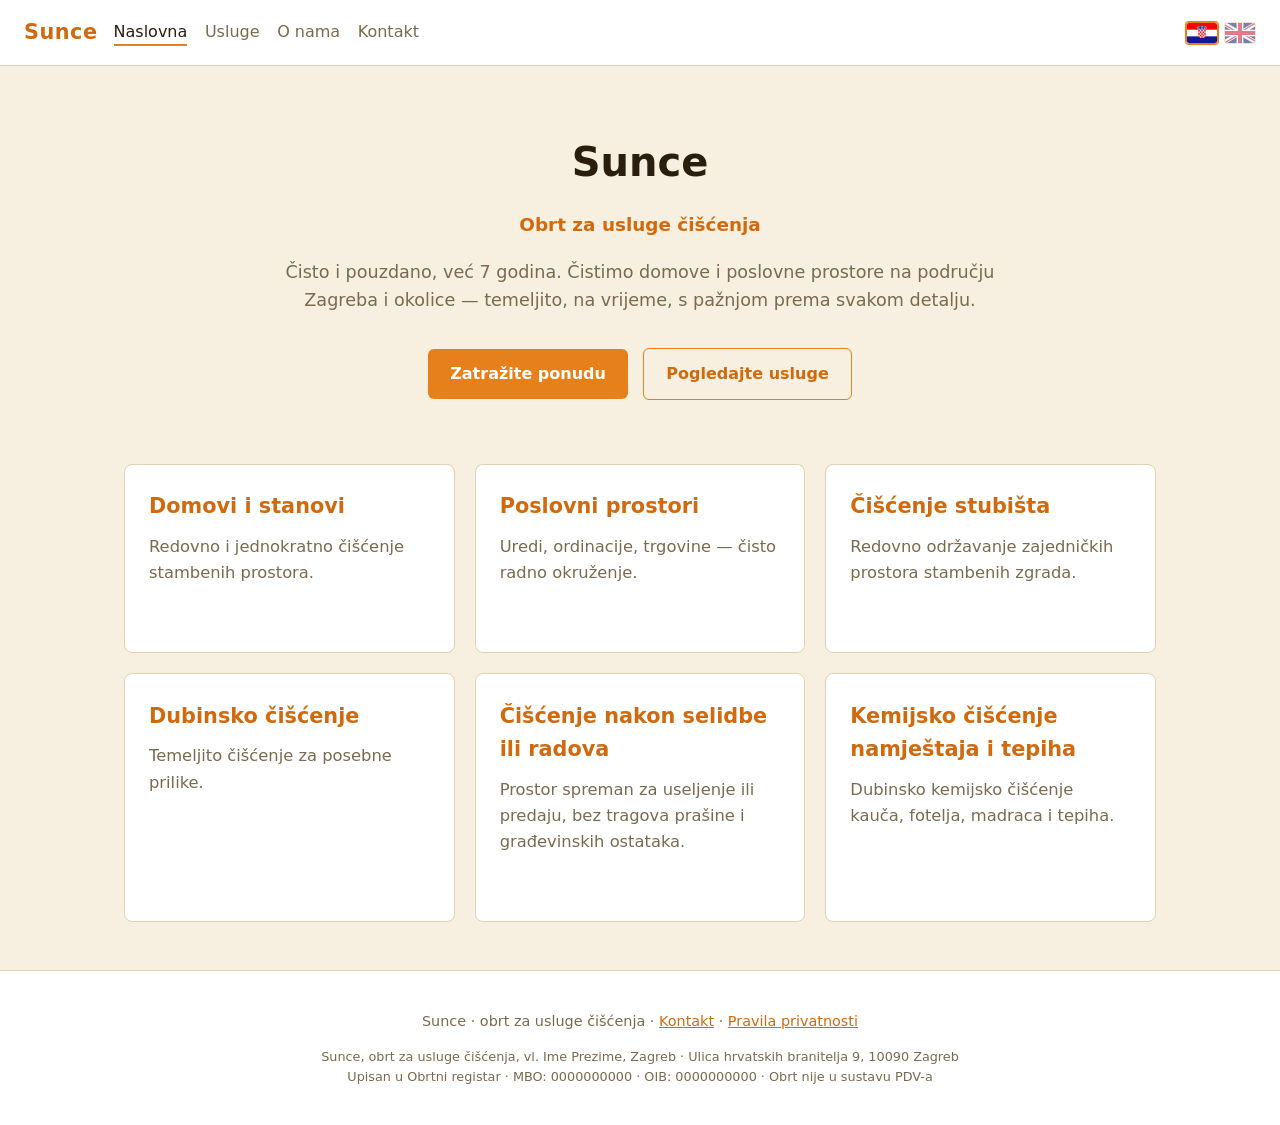
<file: index.html>
<!DOCTYPE html>
<!--
  Croatian home page (DEFAULT LANGUAGE).
  sunce.hr/  automatically loads this file.
  Notice the two flag buttons at the top-right:
    HR flag → links to  index.html       (this page, so class="active")
    GB flag → links to  en/index.html    (the English version of THIS page)
  Every page's flags link to the equivalent page in the other language,
  never back to the homepage — so language switches keep you in place.
-->
<html lang="hr">
<head>
  <meta charset="UTF-8">
  <meta name="viewport" content="width=device-width, initial-scale=1.0">
  <title>Sunce — obrt za usluge čišćenja</title>
  <!--
    Open Graph & Twitter Card tags — control how this page looks when
    shared in WhatsApp, iMessage, Facebook, Slack, Discord, LinkedIn, etc.
    When the CARNet .hr domain is live, find-and-replace
    "https://ormariookolis.github.io/sunce/" with "https://sunce.hr/"
    across all files.
  -->
  <meta property="og:type" content="website">
  <meta property="og:site_name" content="Sunce">
  <meta property="og:locale" content="hr_HR">
  <meta property="og:url" content="https://ormariookolis.github.io/sunce/">
  <meta property="og:title" content="Sunce — obrt za usluge čišćenja u Zagrebu">
  <meta property="og:description" content="Pouzdano čišćenje domova i poslovnih prostora u Zagrebu i okolici, već 7 godina.">
  <meta property="og:image" content="https://ormariookolis.github.io/sunce/img/og-preview.png">
  <meta property="og:image:width" content="1200">
  <meta property="og:image:height" content="630">
  <meta property="og:image:alt" content="Sunce — obrt za usluge čišćenja">
  <meta name="twitter:card" content="summary_large_image">
  <meta name="twitter:title" content="Sunce — obrt za usluge čišćenja u Zagrebu">
  <meta name="twitter:description" content="Pouzdano čišćenje domova i poslovnih prostora u Zagrebu i okolici, već 7 godina.">
  <meta name="twitter:image" content="https://ormariookolis.github.io/sunce/img/og-preview.png">
  <!-- Standard meta description (for Google search results & other bots) -->
  <meta name="description" content="Pouzdano čišćenje domova i poslovnih prostora u Zagrebu i okolici, već 7 godina.">
  <link rel="icon" href="img/favicon.svg" type="image/svg+xml">
  <link rel="stylesheet" href="style.css">
</head>
<body>

  <header>
    <div class="logo">Sunce</div>
    <nav class="main">
      <a href="index.html" class="active">Naslovna</a>
      <a href="usluge.html">Usluge</a>
      <a href="o-nama.html">O nama</a>
      <a href="kontakt.html">Kontakt</a>
    </nav>
    <div class="lang">
      <a href="index.html"    class="active" title="Hrvatski"><img src="img/hr.svg" alt="Hrvatski"></a>
      <a href="en/index.html"                title="English"><img src="img/gb.svg" alt="English"></a>
    </div>
  </header>

  <section class="hero">
    <h1>Sunce</h1>
    <p class="tag">Obrt za usluge čišćenja</p>
    <p>Čisto i pouzdano, već 7 godina. Čistimo domove i poslovne prostore na području Zagreba i okolice — temeljito, na vrijeme, s pažnjom prema svakom detalju.</p>
    <a href="kontakt.html" class="button">Zatražite ponudu</a>
    <a href="usluge.html" class="button button-ghost">Pogledajte usluge</a>
  </section>

  <section class="cards">
    <article class="card">
      <h2>Domovi i stanovi</h2>
      <p>Redovno i jednokratno čišćenje stambenih prostora.</p>
      <a class="card-cta" href="kontakt.html?service=Domovi%20i%20stanovi">Zatraži ponudu</a>
    </article>
    <article class="card">
      <h2>Poslovni prostori</h2>
      <p>Uredi, ordinacije, trgovine — čisto radno okruženje.</p>
      <a class="card-cta" href="kontakt.html?service=Poslovni%20prostori">Zatraži ponudu</a>
    </article>
    <article class="card">
      <h2>Čišćenje stubišta</h2>
      <p>Redovno održavanje zajedničkih prostora stambenih zgrada.</p>
      <a class="card-cta" href="kontakt.html?service=%C4%8Ci%C5%A1%C4%87enje%20stubi%C5%A1ta">Zatraži ponudu</a>
    </article>
    <article class="card">
      <h2>Dubinsko čišćenje</h2>
      <p>Temeljito čišćenje za posebne prilike.</p>
      <a class="card-cta" href="kontakt.html?service=Dubinsko%20%C4%8Di%C5%A1%C4%87enje">Zatraži ponudu</a>
    </article>
    <article class="card">
      <h2>Čišćenje nakon selidbe ili radova</h2>
      <p>Prostor spreman za useljenje ili predaju, bez tragova prašine i građevinskih ostataka.</p>
      <a class="card-cta" href="kontakt.html?service=%C4%8Ci%C5%A1%C4%87enje%20nakon%20selidbe%20ili%20radova">Zatraži ponudu</a>
    </article>
    <article class="card">
      <h2>Kemijsko čišćenje namještaja i tepiha</h2>
      <p>Dubinsko kemijsko čišćenje kauča, fotelja, madraca i tepiha.</p>
      <a class="card-cta" href="kontakt.html?service=Kemijsko%20%C4%8Di%C5%A1%C4%87enje%20namje%C5%A1taja%20i%20tepiha">Zatraži ponudu</a>
    </article>
  </section>

  <footer>
    <p>Sunce · obrt za usluge čišćenja · <a href="kontakt.html">Kontakt</a> · <a href="pravila-privatnosti.html">Pravila privatnosti</a></p>
    <p class="legal">Sunce, obrt za usluge čišćenja, vl. Ime Prezime, Zagreb · Ulica hrvatskih branitelja 9, 10090 Zagreb<br>
    Upisan u Obrtni registar · MBO: 0000000000 · OIB: 0000000000 · Obrt nije u sustavu PDV-a</p>
  </footer>

</body>
</html>
</file>
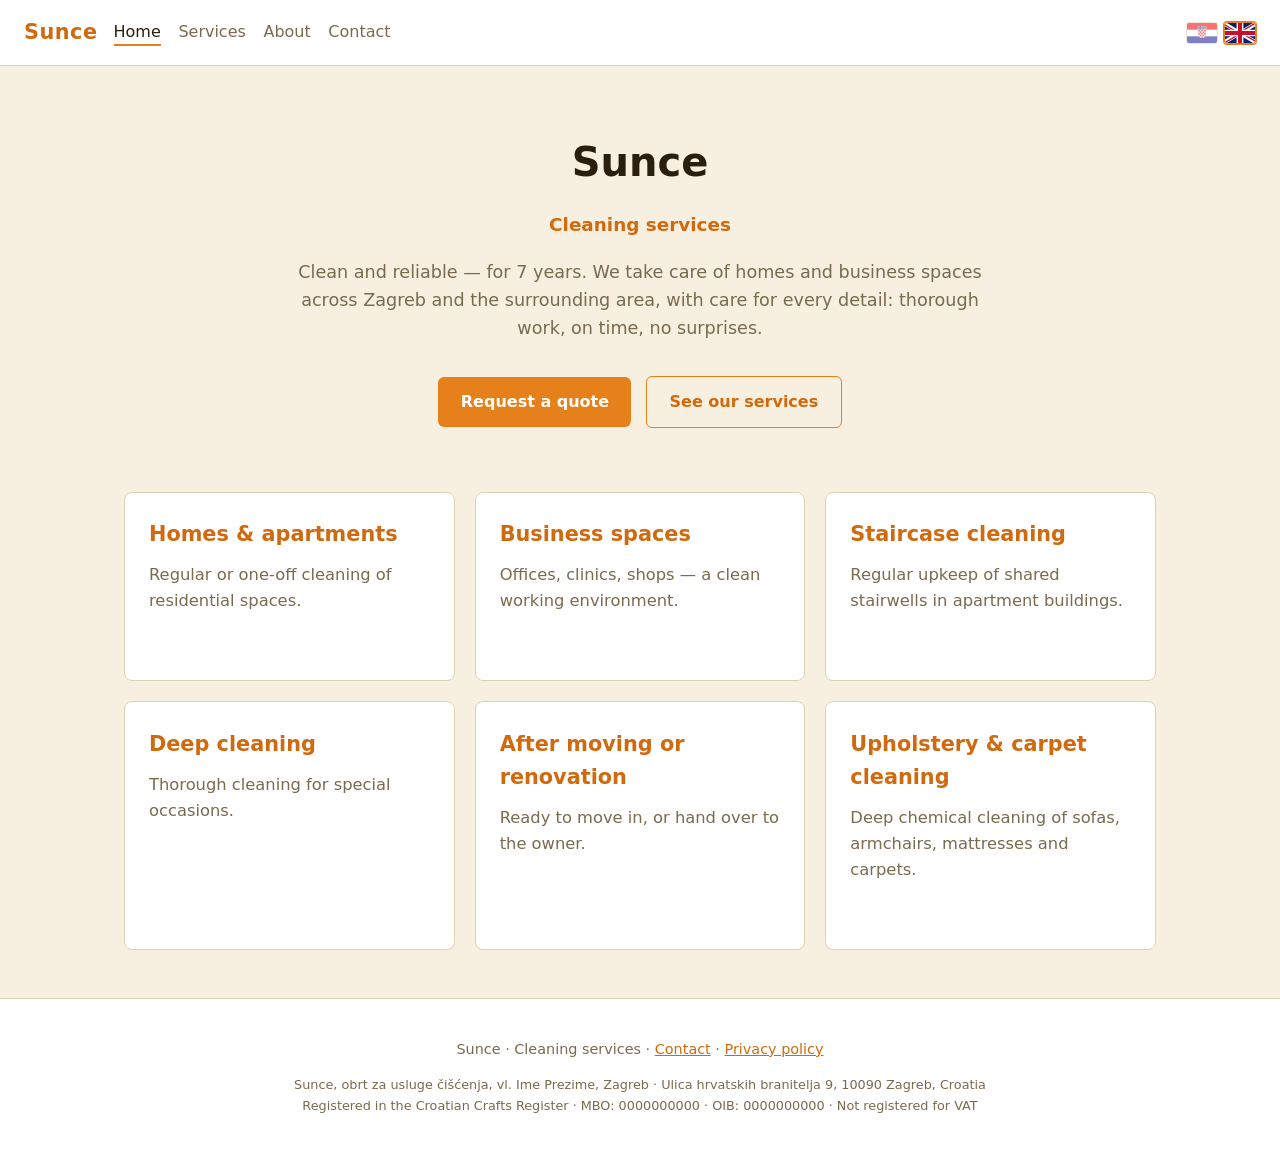
<file: en/index.html>
<!DOCTYPE html>
<!--
  English HOME page — lives at /en/index.html
  Because this file is one folder deep:
   - CSS link is  ../style.css   (up one, then style.css)
   - The HR flag points to  ../index.html  (up one to Croatian home)
   - The EN flag stays on this page  (active)
  Internal English nav links are just services.html etc.
-->
<html lang="en">
<head>
  <meta charset="UTF-8">
  <meta name="viewport" content="width=device-width, initial-scale=1.0">
  <title>Sunce — Cleaning services</title>
  <!--
    Open Graph & Twitter Card tags — control how this page looks when
    shared in WhatsApp, iMessage, Facebook, Slack, Discord, LinkedIn, etc.
    When the CARNet .hr domain is live, find-and-replace
    "https://ormariookolis.github.io/sunce/" with "https://sunce.hr/"
    across all files.
  -->
  <meta property="og:type" content="website">
  <meta property="og:site_name" content="Sunce">
  <meta property="og:locale" content="en_GB">
  <meta property="og:url" content="https://ormariookolis.github.io/sunce/en/">
  <meta property="og:title" content="Sunce — Cleaning services in Zagreb">
  <meta property="og:description" content="Reliable cleaning for homes and businesses across the Zagreb area, with 7 years of experience.">
  <meta property="og:image" content="https://ormariookolis.github.io/sunce/img/og-preview.png">
  <meta property="og:image:width" content="1200">
  <meta property="og:image:height" content="630">
  <meta property="og:image:alt" content="Sunce — Cleaning services">
  <meta name="twitter:card" content="summary_large_image">
  <meta name="twitter:title" content="Sunce — Cleaning services in Zagreb">
  <meta name="twitter:description" content="Reliable cleaning for homes and businesses across the Zagreb area, with 7 years of experience.">
  <meta name="twitter:image" content="https://ormariookolis.github.io/sunce/img/og-preview.png">
  <!-- Standard meta description (for Google search results & other bots) -->
  <meta name="description" content="Reliable cleaning for homes and businesses across the Zagreb area, with 7 years of experience.">
  <link rel="icon" href="../img/favicon.svg" type="image/svg+xml">
  <link rel="stylesheet" href="../style.css">
</head>
<body>

  <header>
    <div class="logo">Sunce</div>
    <nav class="main">
      <a href="index.html" class="active">Home</a>
      <a href="services.html">Services</a>
      <a href="about.html">About</a>
      <a href="contact.html">Contact</a>
    </nav>
    <div class="lang">
      <a href="../index.html"           title="Hrvatski"><img src="../img/hr.svg" alt="Hrvatski"></a>
      <a href="index.html" class="active" title="English"><img src="../img/gb.svg" alt="English"></a>
    </div>
  </header>

  <section class="hero">
    <h1>Sunce</h1>
    <p class="tag">Cleaning services</p>
    <p>Clean and reliable — for 7 years. We take care of homes and business spaces across Zagreb and the surrounding area, with care for every detail: thorough work, on time, no surprises.</p>
    <a href="contact.html" class="button">Request a quote</a>
    <a href="services.html" class="button button-ghost">See our services</a>
  </section>

  <section class="cards">
    <article class="card">
      <h2>Homes &amp; apartments</h2>
      <p>Regular or one-off cleaning of residential spaces.</p>
      <a class="card-cta" href="contact.html?service=Homes%20%26%20apartments">Request a quote</a>
    </article>
    <article class="card">
      <h2>Business spaces</h2>
      <p>Offices, clinics, shops — a clean working environment.</p>
      <a class="card-cta" href="contact.html?service=Business%20spaces">Request a quote</a>
    </article>
    <article class="card">
      <h2>Staircase cleaning</h2>
      <p>Regular upkeep of shared stairwells in apartment buildings.</p>
      <a class="card-cta" href="contact.html?service=Staircase%20cleaning">Request a quote</a>
    </article>
    <article class="card">
      <h2>Deep cleaning</h2>
      <p>Thorough cleaning for special occasions.</p>
      <a class="card-cta" href="contact.html?service=Deep%20cleaning">Request a quote</a>
    </article>
    <article class="card">
      <h2>After moving or renovation</h2>
      <p>Ready to move in, or hand over to the owner.</p>
      <a class="card-cta" href="contact.html?service=After%20moving%20or%20renovation">Request a quote</a>
    </article>
    <article class="card">
      <h2>Upholstery &amp; carpet cleaning</h2>
      <p>Deep chemical cleaning of sofas, armchairs, mattresses and carpets.</p>
      <a class="card-cta" href="contact.html?service=Upholstery%20%26%20carpet%20cleaning">Request a quote</a>
    </article>
  </section>

  <footer>
    <p>Sunce · Cleaning services · <a href="contact.html">Contact</a> · <a href="privacy.html">Privacy policy</a></p>
    <p class="legal">Sunce, obrt za usluge čišćenja, vl. Ime Prezime, Zagreb · Ulica hrvatskih branitelja 9, 10090 Zagreb, Croatia<br>
    Registered in the Croatian Crafts Register · MBO: 0000000000 · OIB: 0000000000 · Not registered for VAT</p>
  </footer>

</body>
</html>
</file>
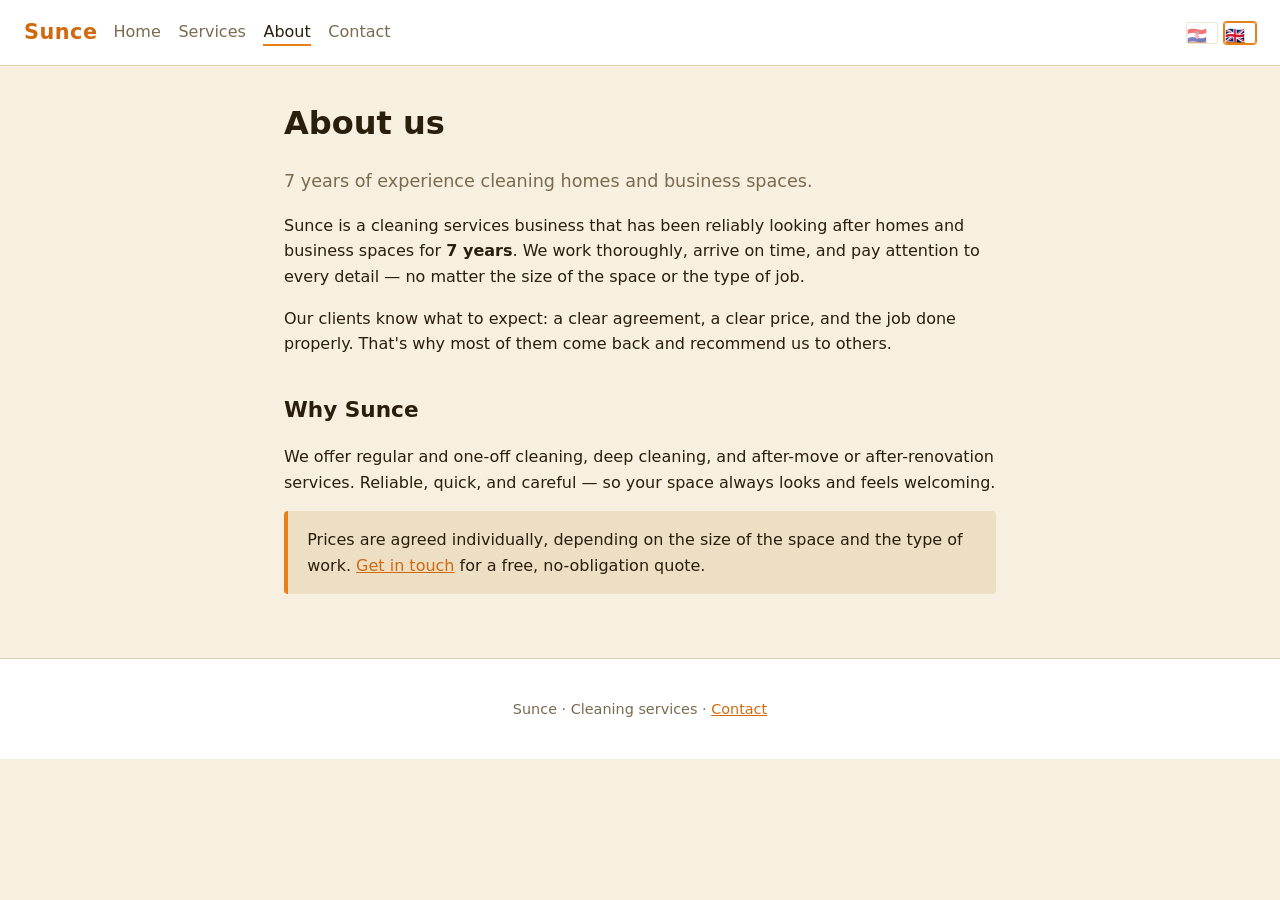
<file: about.html>
<!DOCTYPE html>
<html lang="en">
<head>
  <meta charset="UTF-8">
  <meta name="viewport" content="width=device-width, initial-scale=1.0">
  <title>About — Sunce</title>
  <link rel="stylesheet" href="../style.css">
</head>
<body>

  <header>
    <div class="logo">Sunce</div>
    <nav class="main">
      <a href="index.html">Home</a>
      <a href="services.html">Services</a>
      <a href="about.html" class="active">About</a>
      <a href="contact.html">Contact</a>
    </nav>
    <div class="lang">
      <a href="../o-nama.html"            title="Hrvatski">🇭🇷</a>
      <a href="about.html" class="active" title="English">🇬🇧</a>
    </div>
  </header>

  <section class="page">
    <h1>About us</h1>
    <p class="lead">7 years of experience cleaning homes and business spaces.</p>

    <p>
      Sunce is a cleaning services business that has been reliably looking
      after homes and business spaces for <strong>7 years</strong>. We work
      thoroughly, arrive on time, and pay attention to every detail —
      no matter the size of the space or the type of job.
    </p>

    <p>
      Our clients know what to expect: a clear agreement, a clear price,
      and the job done properly. That's why most of them come back and
      recommend us to others.
    </p>

    <h2>Why Sunce</h2>
    <p>
      We offer regular and one-off cleaning, deep cleaning, and after-move
      or after-renovation services. Reliable, quick, and careful — so your
      space always looks and feels welcoming.
    </p>

    <div class="callout">
      Prices are agreed individually, depending on the size of the space and
      the type of work. <a href="contact.html">Get in touch</a> for a free,
      no-obligation quote.
    </div>
  </section>

  <footer>
    <p>Sunce · Cleaning services · <a href="contact.html">Contact</a></p>
  </footer>

</body>
</html>
</file>
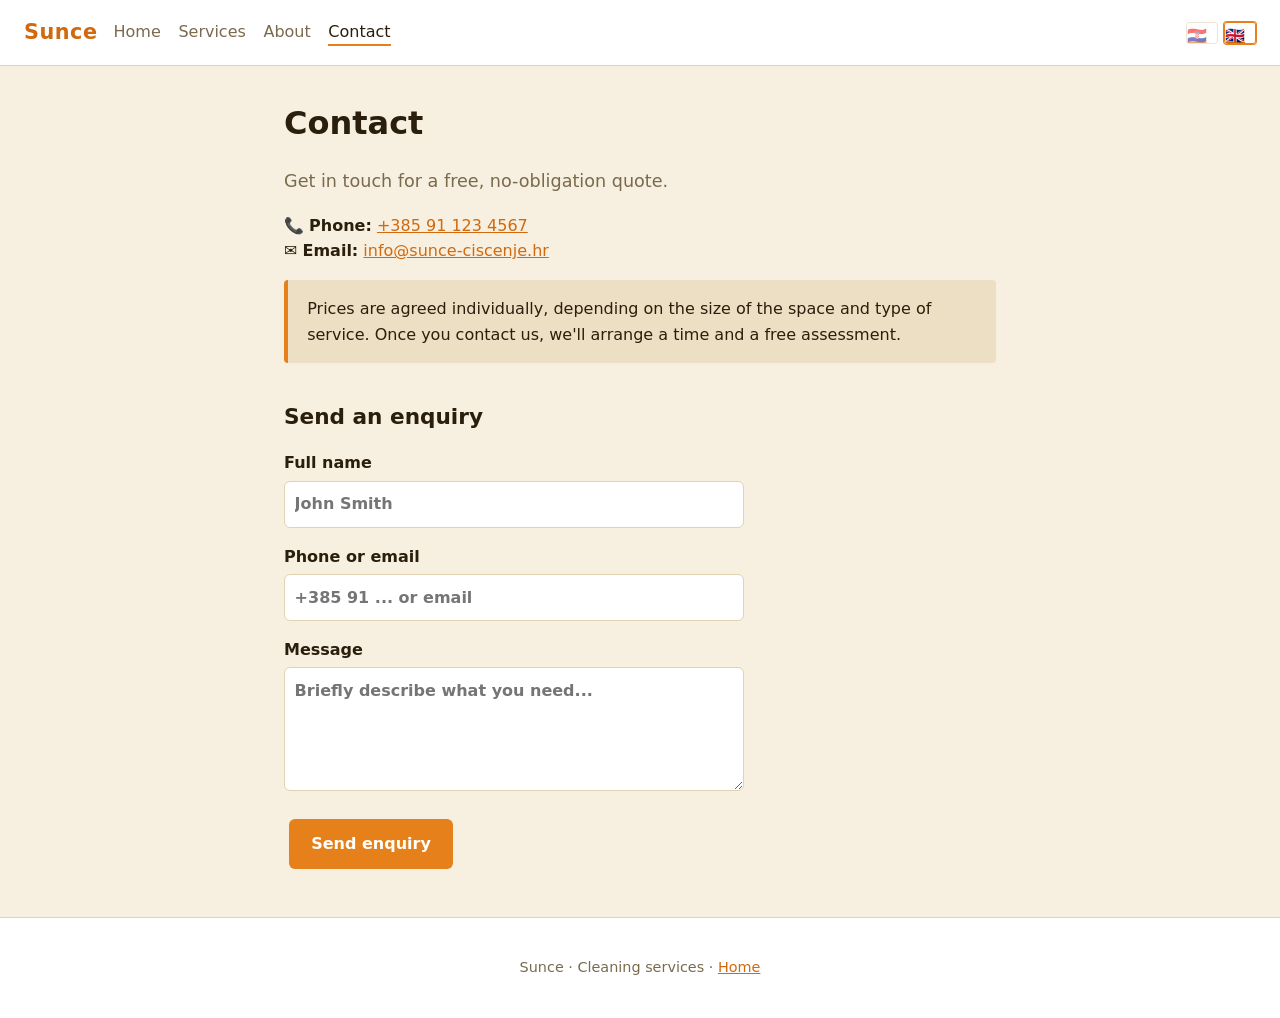
<file: contact.html>
<!DOCTYPE html>
<html lang="en">
<head>
  <meta charset="UTF-8">
  <meta name="viewport" content="width=device-width, initial-scale=1.0">
  <title>Contact — Sunce</title>
  <link rel="stylesheet" href="../style.css">
</head>
<body>

  <header>
    <div class="logo">Sunce</div>
    <nav class="main">
      <a href="index.html">Home</a>
      <a href="services.html">Services</a>
      <a href="about.html">About</a>
      <a href="contact.html" class="active">Contact</a>
    </nav>
    <div class="lang">
      <a href="../kontakt.html"             title="Hrvatski">🇭🇷</a>
      <a href="contact.html" class="active" title="English">🇬🇧</a>
    </div>
  </header>

  <section class="page">
    <h1>Contact</h1>
    <p class="lead">Get in touch for a free, no-obligation quote.</p>

    <p>
      📞 <strong>Phone:</strong> <a href="tel:+385911234567">+385 91 123 4567</a><br>
      ✉️ <strong>Email:</strong> <a href="mailto:info@sunce-ciscenje.hr">info@sunce-ciscenje.hr</a>
    </p>

    <div class="callout">
      Prices are agreed individually, depending on the size of the space and
      type of service. Once you contact us, we'll arrange a time and a free
      assessment.
    </div>

    <h2>Send an enquiry</h2>
    <form>
      <label>Full name
        <input type="text" name="name" placeholder="John Smith">
      </label>
      <label>Phone or email
        <input type="text" name="contact" placeholder="+385 91 ... or email">
      </label>
      <label>Message
        <textarea name="message" rows="4" placeholder="Briefly describe what you need..."></textarea>
      </label>
      <button type="submit" class="button">Send enquiry</button>
    </form>
  </section>

  <footer>
    <p>Sunce · Cleaning services · <a href="index.html">Home</a></p>
  </footer>

</body>
</html>
</file>
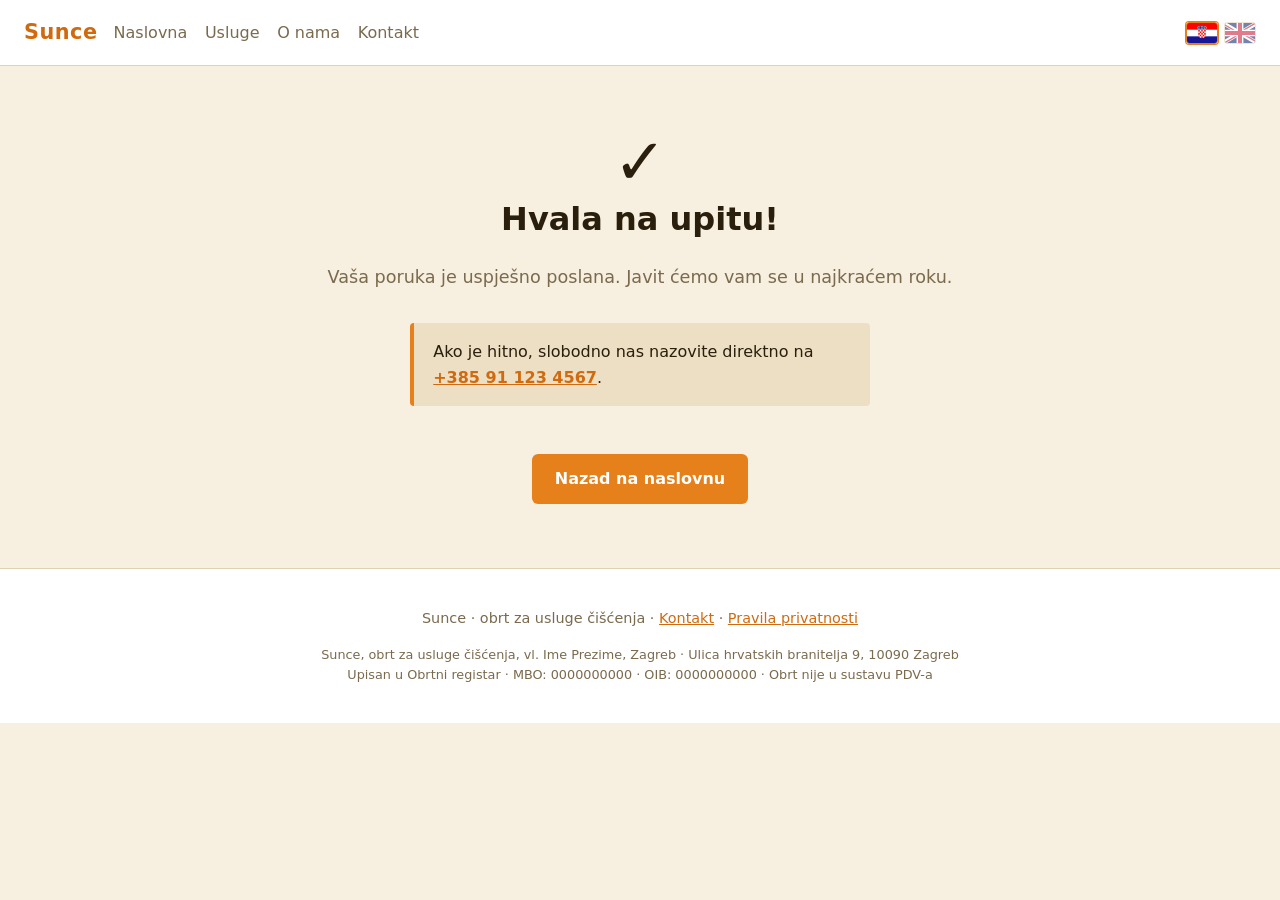
<file: hvala.html>
<!DOCTYPE html>
<!--
  hvala.html — stranica potvrde nakon slanja upita.
  Korisnik dolazi ovdje automatski nakon što Formspark primi
  submission (via redirect field u formi).
-->
<html lang="hr">
<head>
  <meta charset="UTF-8">
  <meta name="viewport" content="width=device-width, initial-scale=1.0">
  <title>Hvala — Sunce</title>
  <link rel="icon" href="img/favicon.svg" type="image/svg+xml">
  <link rel="stylesheet" href="style.css">
</head>
<body>

  <header>
    <div class="logo">Sunce</div>
    <nav class="main">
      <a href="index.html">Naslovna</a>
      <a href="usluge.html">Usluge</a>
      <a href="o-nama.html">O nama</a>
      <a href="kontakt.html">Kontakt</a>
    </nav>
    <div class="lang">
      <a href="hvala.html"      class="active" title="Hrvatski"><img src="img/hr.svg" alt="Hrvatski"></a>
      <a href="en/thanks.html"                 title="English"><img src="img/gb.svg" alt="English"></a>
    </div>
  </header>

  <section class="page" style="text-align:center; padding-top: 4rem;">
    <div style="font-size: 4rem; line-height: 1;">✓</div>
    <h1>Hvala na upitu!</h1>
    <p class="lead">Vaša poruka je uspješno poslana. Javit ćemo vam se u najkraćem roku.</p>

    <div class="callout" style="text-align:left; max-width: 460px; margin: 2rem auto;">
      Ako je hitno, slobodno nas nazovite direktno na
      <a href="tel:+385911234567"><strong>+385 91 123 4567</strong></a>.
    </div>

    <p style="margin-top: 2rem;">
      <a href="index.html" class="button">Nazad na naslovnu</a>
    </p>
  </section>

  <footer>
    <p>Sunce · obrt za usluge čišćenja · <a href="kontakt.html">Kontakt</a> · <a href="pravila-privatnosti.html">Pravila privatnosti</a></p>
    <p class="legal">Sunce, obrt za usluge čišćenja, vl. Ime Prezime, Zagreb · Ulica hrvatskih branitelja 9, 10090 Zagreb<br>
    Upisan u Obrtni registar · MBO: 0000000000 · OIB: 0000000000 · Obrt nije u sustavu PDV-a</p>
  </footer>

</body>
</html>
</file>
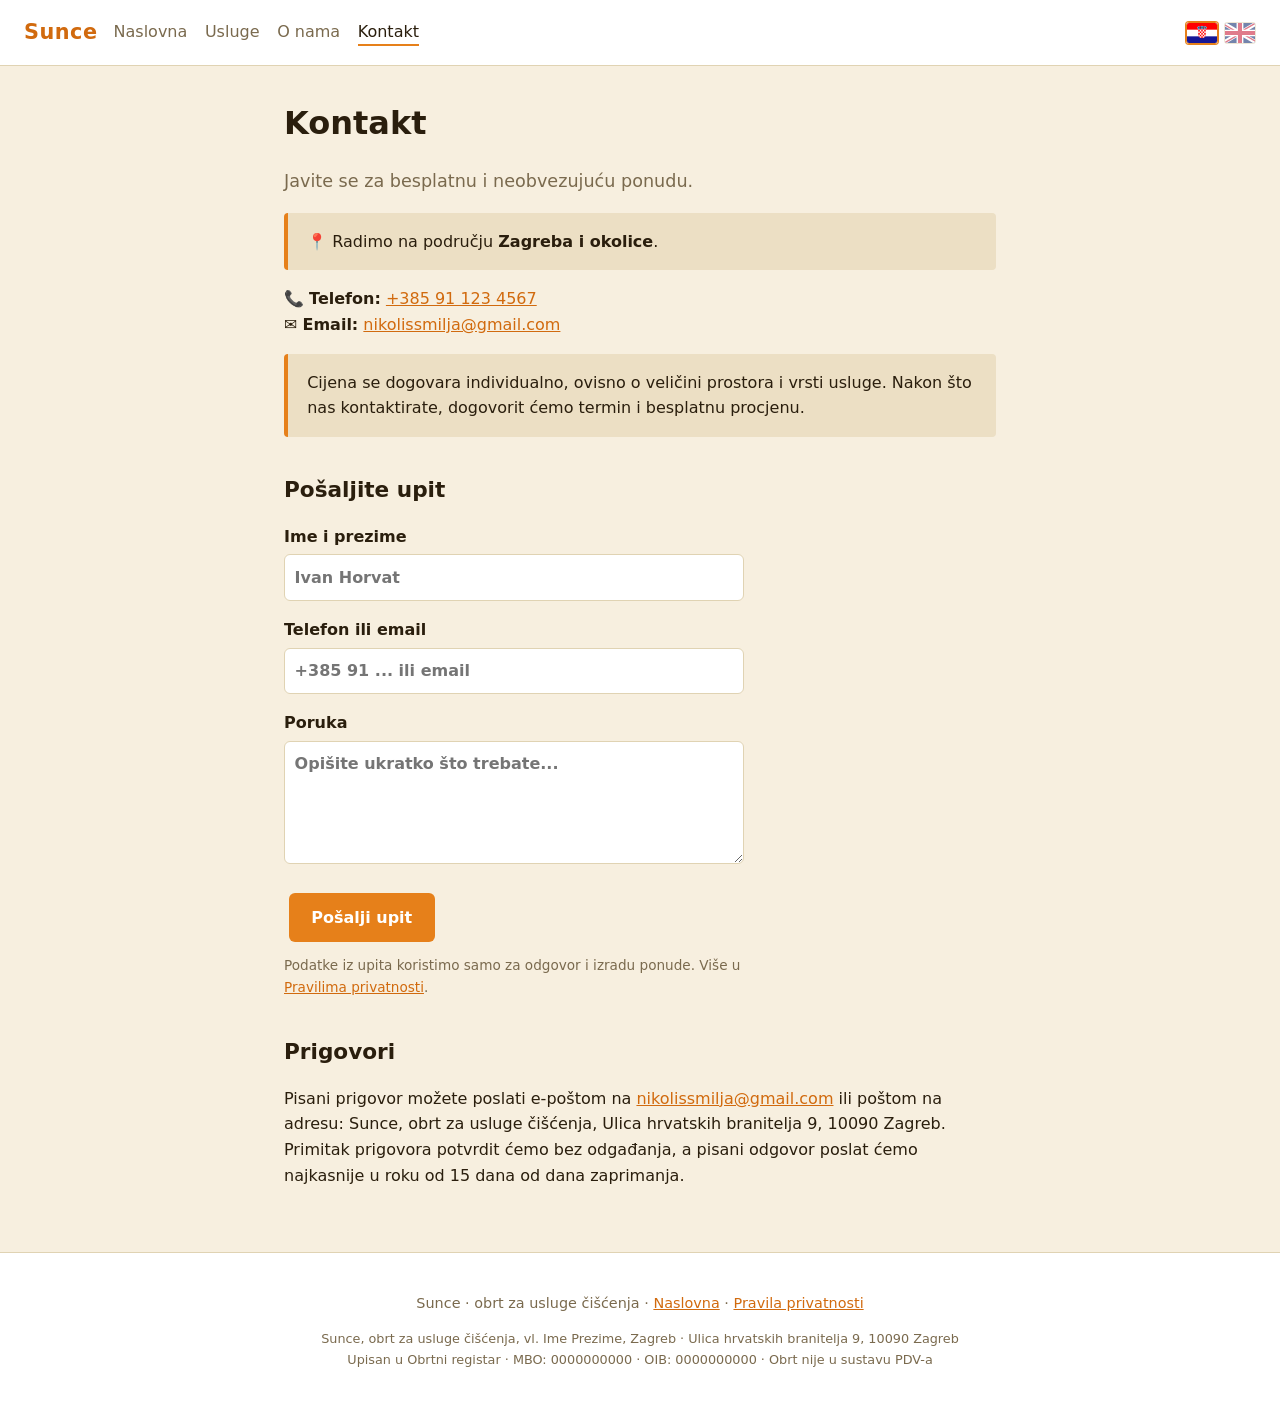
<file: kontakt.html>
<!DOCTYPE html>
<html lang="hr">
<head>
  <meta charset="UTF-8">
  <meta name="viewport" content="width=device-width, initial-scale=1.0">
  <title>Kontakt — Sunce</title>
  <!--
    Open Graph & Twitter Card tags — control how this page looks when
    shared in WhatsApp, iMessage, Facebook, Slack, Discord, LinkedIn, etc.
    When the CARNet .hr domain is live, find-and-replace
    "https://ormariookolis.github.io/sunce/" with "https://sunce.hr/"
    across all files.
  -->
  <meta property="og:type" content="website">
  <meta property="og:site_name" content="Sunce">
  <meta property="og:locale" content="hr_HR">
  <meta property="og:url" content="https://ormariookolis.github.io/sunce/kontakt.html">
  <meta property="og:title" content="Kontakt — Sunce">
  <meta property="og:description" content="Javite se za besplatnu i neobvezujuću ponudu. Radimo na području Zagreba i okolice.">
  <meta property="og:image" content="https://ormariookolis.github.io/sunce/img/og-preview.png">
  <meta property="og:image:width" content="1200">
  <meta property="og:image:height" content="630">
  <meta property="og:image:alt" content="Sunce — obrt za usluge čišćenja">
  <meta name="twitter:card" content="summary_large_image">
  <meta name="twitter:title" content="Kontakt — Sunce">
  <meta name="twitter:description" content="Javite se za besplatnu i neobvezujuću ponudu. Radimo na području Zagreba i okolice.">
  <meta name="twitter:image" content="https://ormariookolis.github.io/sunce/img/og-preview.png">
  <!-- Standard meta description (for Google search results & other bots) -->
  <meta name="description" content="Javite se za besplatnu i neobvezujuću ponudu. Radimo na području Zagreba i okolice.">
  <link rel="icon" href="img/favicon.svg" type="image/svg+xml">
  <link rel="stylesheet" href="style.css">
</head>
<body>

  <header>
    <div class="logo">Sunce</div>
    <nav class="main">
      <a href="index.html">Naslovna</a>
      <a href="usluge.html">Usluge</a>
      <a href="o-nama.html">O nama</a>
      <a href="kontakt.html" class="active">Kontakt</a>
    </nav>
    <div class="lang">
      <a href="kontakt.html"  class="active" title="Hrvatski"><img src="img/hr.svg" alt="Hrvatski"></a>
      <a href="en/contact.html"               title="English"><img src="img/gb.svg" alt="English"></a>
    </div>
  </header>

  <section class="page">
    <h1>Kontakt</h1>
    <p class="lead">Javite se za besplatnu i neobvezujuću ponudu.</p>

    <div class="callout">
      📍 Radimo na području <strong>Zagreba i okolice</strong>.
    </div>

    <p>
      📞 <strong>Telefon:</strong> <a href="tel:+385911234567">+385 91 123 4567</a><br>
      ✉️ <strong>Email:</strong> <a href="mailto:nikolissmilja@gmail.com?subject=Zahtjev%20za%20ponudu">nikolissmilja@gmail.com</a>
    </p>

    <div class="callout">
      Cijena se dogovara individualno, ovisno o veličini prostora i vrsti usluge.
      Nakon što nas kontaktirate, dogovorit ćemo termin i besplatnu procjenu.
    </div>

    <h2>Pošaljite upit</h2>
    <!--
      Forma je povezana s Formspark (formspark.io) — podaci se čuvaju u EU
      (AWS Irska), a upiti stižu na email postavljen u Formspark računu.
      Polja koja počinju s "_" Formspark ne prikazuje u emailu.
      _redirect mora biti puna adresa (https://...). Kad .hr domena proradi,
      promijeni i nju.
    -->
    <form action="https://submit-form.com/K2wH6BBwN" method="POST">
      <!-- Nakon uspješnog slanja, korisnik ide na hvala.html -->
      <input type="hidden" name="_redirect" value="https://ormariookolis.github.io/sunce/hvala.html">
      <!-- Bez ovoga Formspark dopisuje ime, kontakt i poruku u URL stranice zahvale -->
      <input type="hidden" name="_append" value="false">
      <!-- Honeypot — anti-spam, botovi ga ispunjavaju, ljudi ne vide -->
      <input type="checkbox" name="_honeypot" style="display:none" tabindex="-1" autocomplete="off">

      <label>Ime i prezime
        <input type="text" name="name" placeholder="Ivan Horvat" required>
      </label>
      <label>Telefon ili email
        <input type="text" name="contact" placeholder="+385 91 ... ili email" required>
      </label>
      <label>Poruka
        <textarea name="message" rows="4" placeholder="Opišite ukratko što trebate..." required></textarea>
      </label>
      <button type="submit" class="button">Pošalji upit</button>
      <p class="form-note">Podatke iz upita koristimo samo za odgovor i izradu ponude. Više u <a href="pravila-privatnosti.html">Pravilima privatnosti</a>.</p>
    </form>

    <h2>Prigovori</h2>
    <p>
      Pisani prigovor možete poslati e-poštom na
      <a href="mailto:nikolissmilja@gmail.com?subject=Prigovor">nikolissmilja@gmail.com</a>
      ili poštom na adresu: Sunce, obrt za usluge čišćenja, Ulica hrvatskih branitelja 9, 10090 Zagreb.
      Primitak prigovora potvrdit ćemo bez odgađanja, a pisani odgovor poslat ćemo
      najkasnije u roku od 15 dana od dana zaprimanja.
    </p>
  </section>

  <footer>
    <p>Sunce · obrt za usluge čišćenja · <a href="index.html">Naslovna</a> · <a href="pravila-privatnosti.html">Pravila privatnosti</a></p>
    <p class="legal">Sunce, obrt za usluge čišćenja, vl. Ime Prezime, Zagreb · Ulica hrvatskih branitelja 9, 10090 Zagreb<br>
    Upisan u Obrtni registar · MBO: 0000000000 · OIB: 0000000000 · Obrt nije u sustavu PDV-a</p>
  </footer>

  <!--
    Kad korisnik dođe s kartice usluge (npr. kontakt.html?service=Domovi%20i%20stanovi),
    ovaj mali skript pročita "service" iz URL-a i unaprijed popuni polje "Poruka"
    s "Molba za ponudu — <usluga>. " (kursor ostaje na kraju za dopisivanje).
    Ako URL nema ?service=... , ne događa se ništa i forma izgleda normalno.
  -->
  <script>
    (function () {
      const params = new URLSearchParams(window.location.search);
      const service = params.get('service');
      if (!service) return;
      const textarea = document.querySelector('textarea[name="message"]');
      if (!textarea) return;
      textarea.value = 'Molba za ponudu — ' + service + '. ';
      textarea.focus();
      // pomakne kursor na kraj teksta
      textarea.setSelectionRange(textarea.value.length, textarea.value.length);
    })();
  </script>

</body>
</html>
</file>
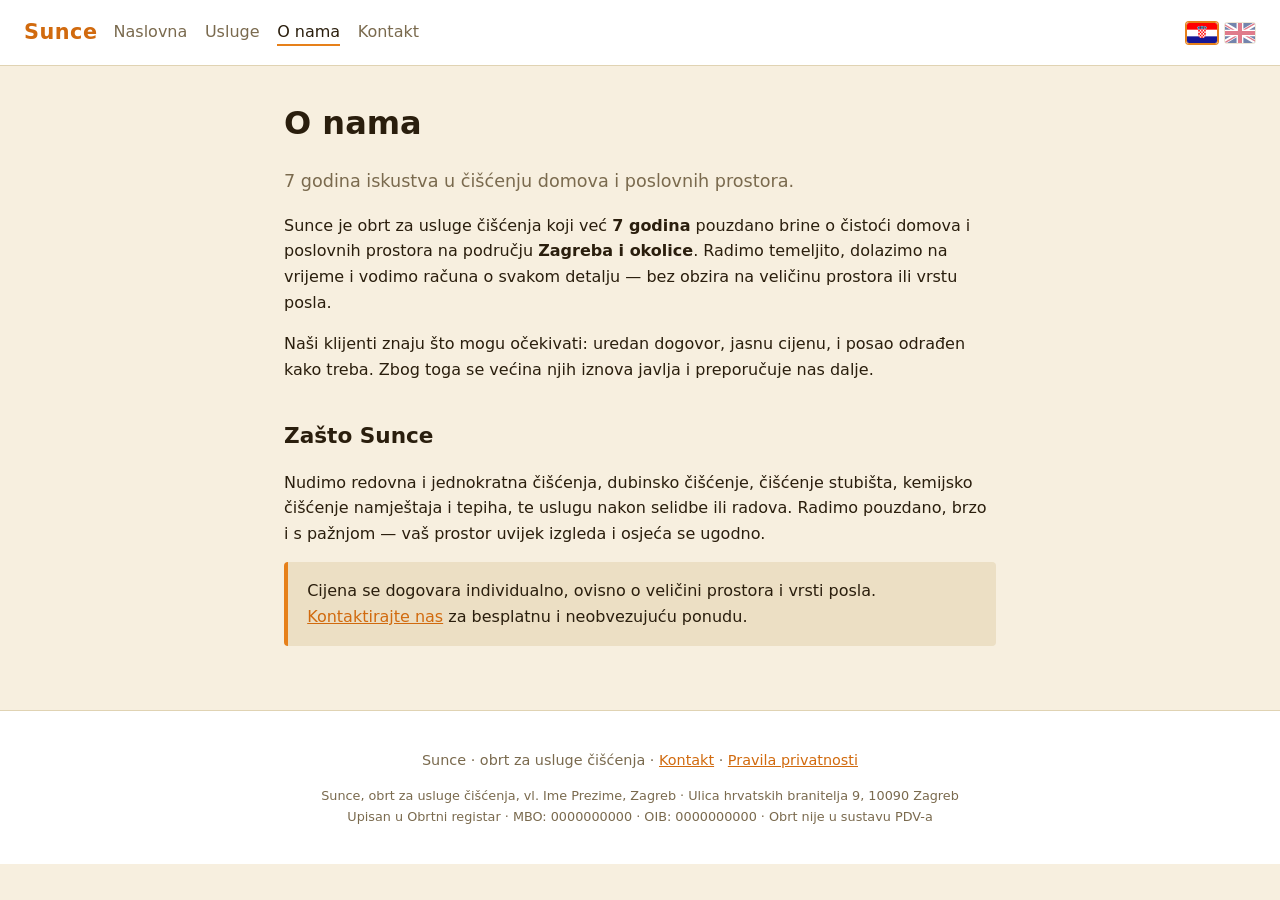
<file: o-nama.html>
<!DOCTYPE html>
<html lang="hr">
<head>
  <meta charset="UTF-8">
  <meta name="viewport" content="width=device-width, initial-scale=1.0">
  <title>O nama — Sunce</title>
  <!--
    Open Graph & Twitter Card tags — control how this page looks when
    shared in WhatsApp, iMessage, Facebook, Slack, Discord, LinkedIn, etc.
    When the CARNet .hr domain is live, find-and-replace
    "https://ormariookolis.github.io/sunce/" with "https://sunce.hr/"
    across all files.
  -->
  <meta property="og:type" content="website">
  <meta property="og:site_name" content="Sunce">
  <meta property="og:locale" content="hr_HR">
  <meta property="og:url" content="https://ormariookolis.github.io/sunce/o-nama.html">
  <meta property="og:title" content="O nama — Sunce">
  <meta property="og:description" content="7 godina iskustva u čišćenju domova i poslovnih prostora na području Zagreba.">
  <meta property="og:image" content="https://ormariookolis.github.io/sunce/img/og-preview.png">
  <meta property="og:image:width" content="1200">
  <meta property="og:image:height" content="630">
  <meta property="og:image:alt" content="Sunce — obrt za usluge čišćenja">
  <meta name="twitter:card" content="summary_large_image">
  <meta name="twitter:title" content="O nama — Sunce">
  <meta name="twitter:description" content="7 godina iskustva u čišćenju domova i poslovnih prostora na području Zagreba.">
  <meta name="twitter:image" content="https://ormariookolis.github.io/sunce/img/og-preview.png">
  <!-- Standard meta description (for Google search results & other bots) -->
  <meta name="description" content="7 godina iskustva u čišćenju domova i poslovnih prostora na području Zagreba.">
  <link rel="icon" href="img/favicon.svg" type="image/svg+xml">
  <link rel="stylesheet" href="style.css">
</head>
<body>

  <header>
    <div class="logo">Sunce</div>
    <nav class="main">
      <a href="index.html">Naslovna</a>
      <a href="usluge.html">Usluge</a>
      <a href="o-nama.html" class="active">O nama</a>
      <a href="kontakt.html">Kontakt</a>
    </nav>
    <div class="lang">
      <a href="o-nama.html"  class="active" title="Hrvatski"><img src="img/hr.svg" alt="Hrvatski"></a>
      <a href="en/about.html"                title="English"><img src="img/gb.svg" alt="English"></a>
    </div>
  </header>

  <section class="page">
    <h1>O nama</h1>
    <p class="lead">7 godina iskustva u čišćenju domova i poslovnih prostora.</p>

    <p>
      Sunce je obrt za usluge čišćenja koji već <strong>7 godina</strong>
      pouzdano brine o čistoći domova i poslovnih prostora na području
      <strong>Zagreba i okolice</strong>. Radimo temeljito, dolazimo na vrijeme
      i vodimo računa o svakom detalju — bez obzira na veličinu prostora
      ili vrstu posla.
    </p>

    <p>
      Naši klijenti znaju što mogu očekivati: uredan dogovor, jasnu cijenu,
      i posao odrađen kako treba. Zbog toga se većina njih iznova javlja i
      preporučuje nas dalje.
    </p>

    <h2>Zašto Sunce</h2>
    <p>
      Nudimo redovna i jednokratna čišćenja, dubinsko čišćenje,
      čišćenje stubišta, kemijsko čišćenje namještaja i tepiha,
      te uslugu nakon selidbe ili radova. Radimo pouzdano, brzo i s pažnjom —
      vaš prostor uvijek izgleda i osjeća se ugodno.
    </p>

    <div class="callout">
      Cijena se dogovara individualno, ovisno o veličini prostora i vrsti posla.
      <a href="kontakt.html">Kontaktirajte nas</a> za besplatnu i neobvezujuću ponudu.
    </div>
  </section>

  <footer>
    <p>Sunce · obrt za usluge čišćenja · <a href="kontakt.html">Kontakt</a> · <a href="pravila-privatnosti.html">Pravila privatnosti</a></p>
    <p class="legal">Sunce, obrt za usluge čišćenja, vl. Ime Prezime, Zagreb · Ulica hrvatskih branitelja 9, 10090 Zagreb<br>
    Upisan u Obrtni registar · MBO: 0000000000 · OIB: 0000000000 · Obrt nije u sustavu PDV-a</p>
  </footer>

</body>
</html>
</file>
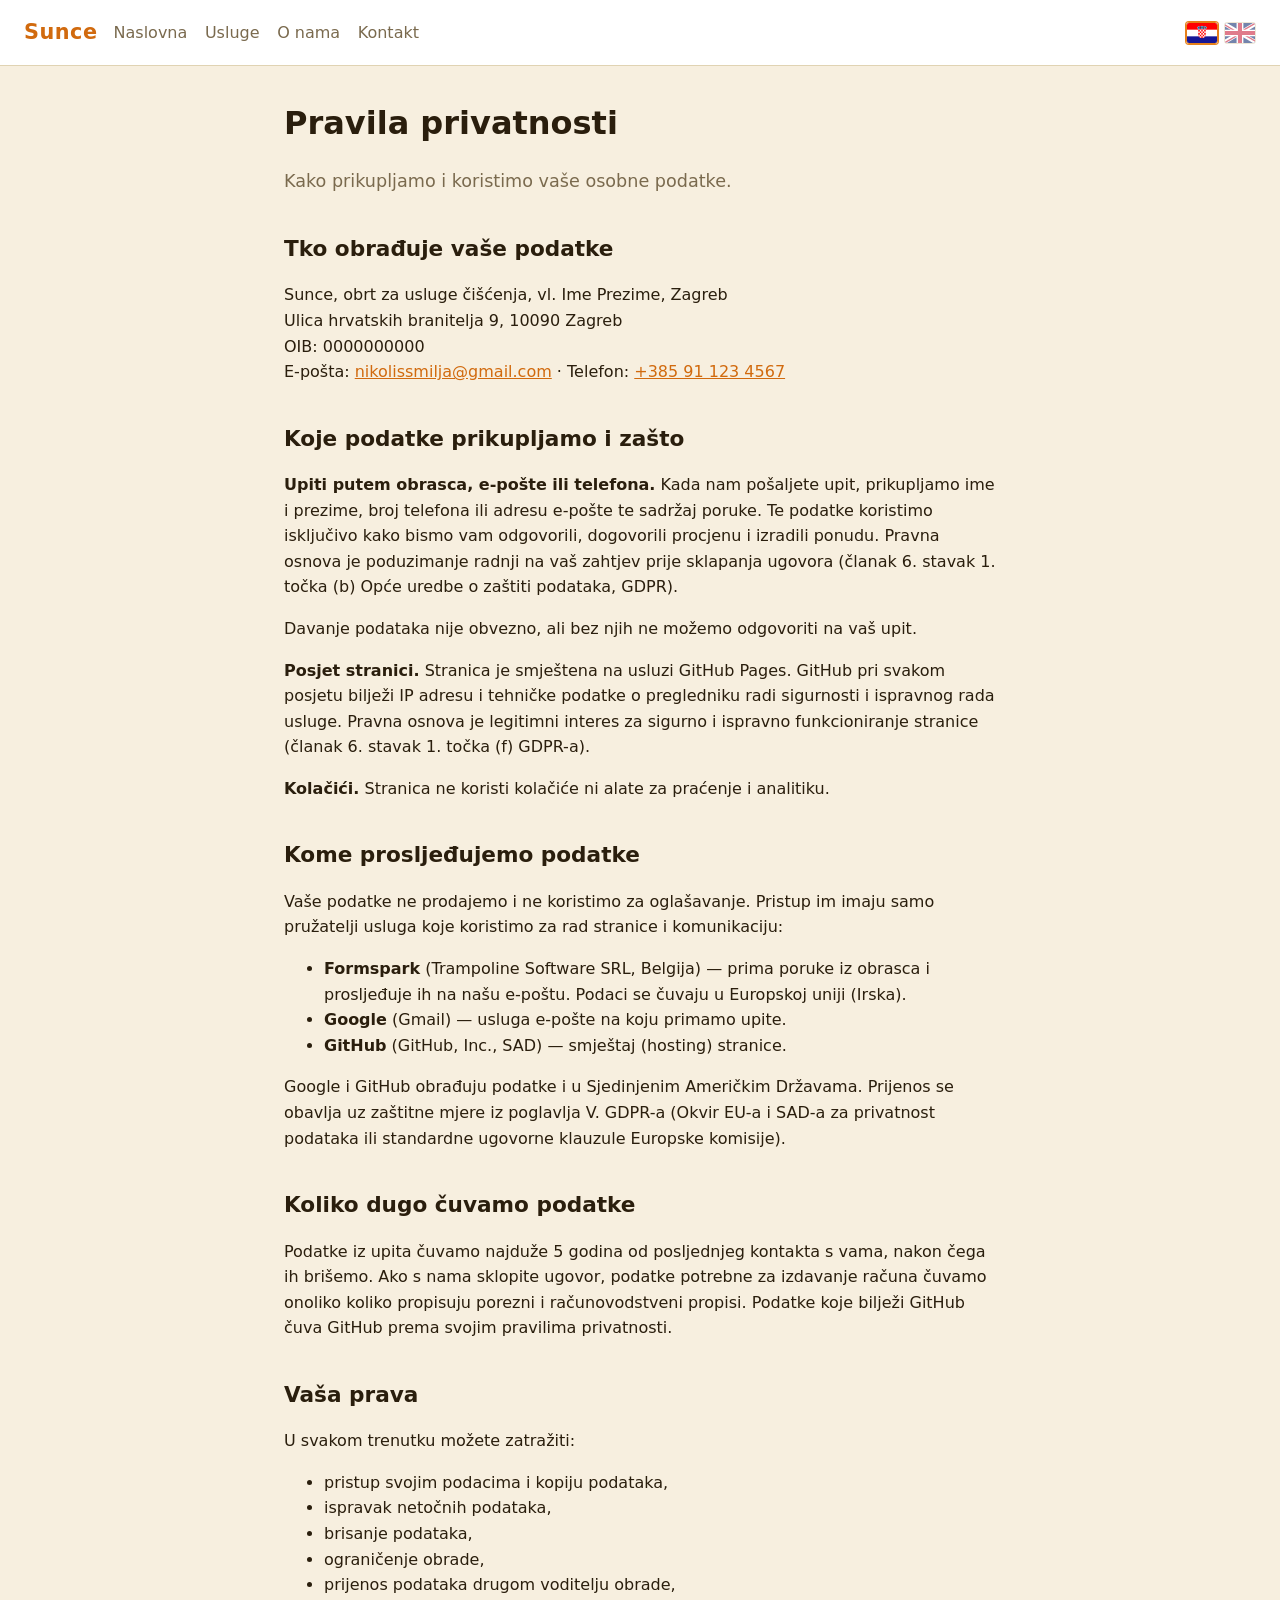
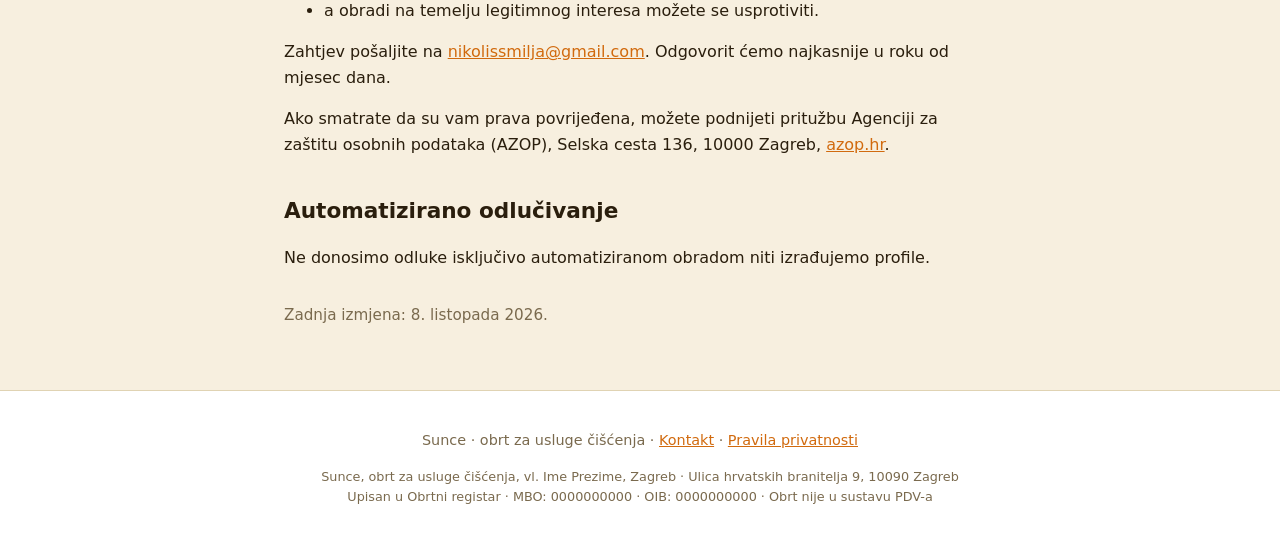
<file: pravila-privatnosti.html>
<!DOCTYPE html>
<!--
  pravila-privatnosti.html — obavijest o obradi osobnih podataka (GDPR čl. 13).
  English version: en/privacy.html. Ako promijeniš nešto ovdje, promijeni i tamo.
-->
<html lang="hr">
<head>
  <meta charset="UTF-8">
  <meta name="viewport" content="width=device-width, initial-scale=1.0">
  <title>Pravila privatnosti — Sunce</title>
  <meta name="description" content="Kako Sunce, obrt za usluge čišćenja, prikuplja i koristi osobne podatke.">
  <link rel="icon" href="img/favicon.svg" type="image/svg+xml">
  <link rel="stylesheet" href="style.css">
</head>
<body>

  <header>
    <div class="logo">Sunce</div>
    <nav class="main">
      <a href="index.html">Naslovna</a>
      <a href="usluge.html">Usluge</a>
      <a href="o-nama.html">O nama</a>
      <a href="kontakt.html">Kontakt</a>
    </nav>
    <div class="lang">
      <a href="pravila-privatnosti.html" class="active" title="Hrvatski"><img src="img/hr.svg" alt="Hrvatski"></a>
      <a href="en/privacy.html"                         title="English"><img src="img/gb.svg" alt="English"></a>
    </div>
  </header>

  <section class="page">
    <h1>Pravila privatnosti</h1>
    <p class="lead">Kako prikupljamo i koristimo vaše osobne podatke.</p>

    <h2>Tko obrađuje vaše podatke</h2>
    <p>
      Sunce, obrt za usluge čišćenja, vl. Ime Prezime, Zagreb<br>
      Ulica hrvatskih branitelja 9, 10090 Zagreb<br>
      OIB: 0000000000<br>
      E-pošta: <a href="mailto:nikolissmilja@gmail.com">nikolissmilja@gmail.com</a> · Telefon: <a href="tel:+385911234567">+385 91 123 4567</a>
    </p>

    <h2>Koje podatke prikupljamo i zašto</h2>
    <p>
      <strong>Upiti putem obrasca, e-pošte ili telefona.</strong>
      Kada nam pošaljete upit, prikupljamo ime i prezime, broj telefona ili adresu
      e-pošte te sadržaj poruke. Te podatke koristimo isključivo kako bismo vam
      odgovorili, dogovorili procjenu i izradili ponudu. Pravna osnova je poduzimanje
      radnji na vaš zahtjev prije sklapanja ugovora (članak 6. stavak 1. točka (b) Opće
      uredbe o zaštiti podataka, GDPR).
    </p>
    <p>
      Davanje podataka nije obvezno, ali bez njih ne možemo odgovoriti na vaš upit.
    </p>
    <p>
      <strong>Posjet stranici.</strong>
      Stranica je smještena na usluzi GitHub Pages. GitHub pri svakom posjetu bilježi
      IP adresu i tehničke podatke o pregledniku radi sigurnosti i ispravnog rada
      usluge. Pravna osnova je legitimni interes za sigurno i ispravno funkcioniranje
      stranice (članak 6. stavak 1. točka (f) GDPR-a).
    </p>
    <p>
      <strong>Kolačići.</strong> Stranica ne koristi kolačiće ni alate za praćenje i analitiku.
    </p>

    <h2>Kome prosljeđujemo podatke</h2>
    <p>Vaše podatke ne prodajemo i ne koristimo za oglašavanje. Pristup im imaju samo pružatelji usluga koje koristimo za rad stranice i komunikaciju:</p>
    <ul>
      <li><strong>Formspark</strong> (Trampoline Software SRL, Belgija) — prima poruke iz obrasca i prosljeđuje ih na našu e-poštu. Podaci se čuvaju u Europskoj uniji (Irska).</li>
      <li><strong>Google</strong> (Gmail) — usluga e-pošte na koju primamo upite.</li>
      <li><strong>GitHub</strong> (GitHub, Inc., SAD) — smještaj (hosting) stranice.</li>
    </ul>
    <p>
      Google i GitHub obrađuju podatke i u Sjedinjenim Američkim Državama. Prijenos se
      obavlja uz zaštitne mjere iz poglavlja V. GDPR-a (Okvir EU-a i SAD-a za privatnost
      podataka ili standardne ugovorne klauzule Europske komisije).
    </p>

    <h2>Koliko dugo čuvamo podatke</h2>
    <p>
      Podatke iz upita čuvamo najduže 5 godina od posljednjeg kontakta s vama, nakon čega
      ih brišemo. Ako s nama sklopite ugovor, podatke potrebne za izdavanje računa čuvamo
      onoliko koliko propisuju porezni i računovodstveni propisi. Podatke koje bilježi
      GitHub čuva GitHub prema svojim pravilima privatnosti.
    </p>

    <h2>Vaša prava</h2>
    <p>U svakom trenutku možete zatražiti:</p>
    <ul>
      <li>pristup svojim podacima i kopiju podataka,</li>
      <li>ispravak netočnih podataka,</li>
      <li>brisanje podataka,</li>
      <li>ograničenje obrade,</li>
      <li>prijenos podataka drugom voditelju obrade,</li>
      <li>a obradi na temelju legitimnog interesa možete se usprotiviti.</li>
    </ul>
    <p>
      Zahtjev pošaljite na <a href="mailto:nikolissmilja@gmail.com">nikolissmilja@gmail.com</a>.
      Odgovorit ćemo najkasnije u roku od mjesec dana.
    </p>
    <p>
      Ako smatrate da su vam prava povrijeđena, možete podnijeti pritužbu Agenciji za
      zaštitu osobnih podataka (AZOP), Selska cesta 136, 10000 Zagreb,
      <a href="https://azop.hr" rel="noopener">azop.hr</a>.
    </p>

    <h2>Automatizirano odlučivanje</h2>
    <p>Ne donosimo odluke isključivo automatiziranom obradom niti izrađujemo profile.</p>

    <p class="lead" style="margin-top:2rem; font-size:.95rem;">Zadnja izmjena: 8. listopada 2026.</p>
  </section>

  <footer>
    <p>Sunce · obrt za usluge čišćenja · <a href="kontakt.html">Kontakt</a> · <a href="pravila-privatnosti.html">Pravila privatnosti</a></p>
    <p class="legal">Sunce, obrt za usluge čišćenja, vl. Ime Prezime, Zagreb · Ulica hrvatskih branitelja 9, 10090 Zagreb<br>
    Upisan u Obrtni registar · MBO: 0000000000 · OIB: 0000000000 · Obrt nije u sustavu PDV-a</p>
  </footer>

</body>
</html>
</file>
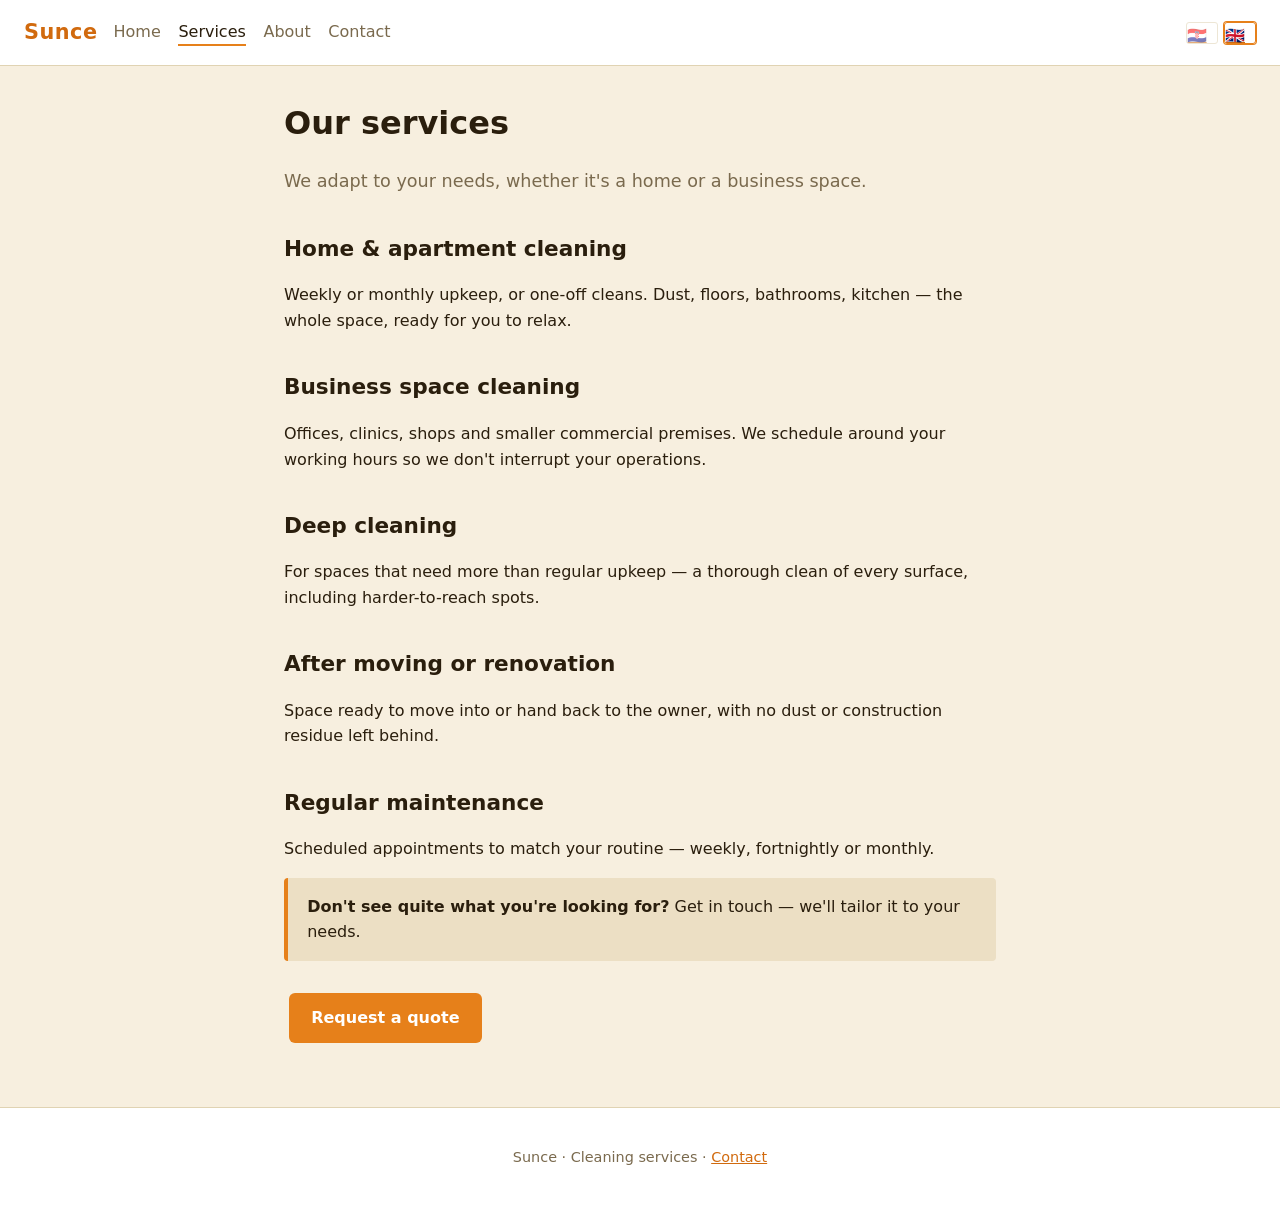
<file: services.html>
<!DOCTYPE html>
<html lang="en">
<head>
  <meta charset="UTF-8">
  <meta name="viewport" content="width=device-width, initial-scale=1.0">
  <title>Services — Sunce</title>
  <link rel="stylesheet" href="../style.css">
</head>
<body>

  <header>
    <div class="logo">Sunce</div>
    <nav class="main">
      <a href="index.html">Home</a>
      <a href="services.html" class="active">Services</a>
      <a href="about.html">About</a>
      <a href="contact.html">Contact</a>
    </nav>
    <div class="lang">
      <!-- HR flag points to the Croatian USLUGE page (up one, then usluge.html) -->
      <a href="../usluge.html"              title="Hrvatski">🇭🇷</a>
      <a href="services.html" class="active" title="English">🇬🇧</a>
    </div>
  </header>

  <section class="page">
    <h1>Our services</h1>
    <p class="lead">We adapt to your needs, whether it's a home or a business space.</p>

    <h2>Home &amp; apartment cleaning</h2>
    <p>Weekly or monthly upkeep, or one-off cleans. Dust, floors, bathrooms, kitchen — the whole space, ready for you to relax.</p>

    <h2>Business space cleaning</h2>
    <p>Offices, clinics, shops and smaller commercial premises. We schedule around your working hours so we don't interrupt your operations.</p>

    <h2>Deep cleaning</h2>
    <p>For spaces that need more than regular upkeep — a thorough clean of every surface, including harder-to-reach spots.</p>

    <h2>After moving or renovation</h2>
    <p>Space ready to move into or hand back to the owner, with no dust or construction residue left behind.</p>

    <h2>Regular maintenance</h2>
    <p>Scheduled appointments to match your routine — weekly, fortnightly or monthly.</p>

    <div class="callout">
      <strong>Don't see quite what you're looking for?</strong> Get in touch — we'll tailor it to your needs.
    </div>

    <p><a href="contact.html" class="button">Request a quote</a></p>
  </section>

  <footer>
    <p>Sunce · Cleaning services · <a href="contact.html">Contact</a></p>
  </footer>

</body>
</html>
</file>
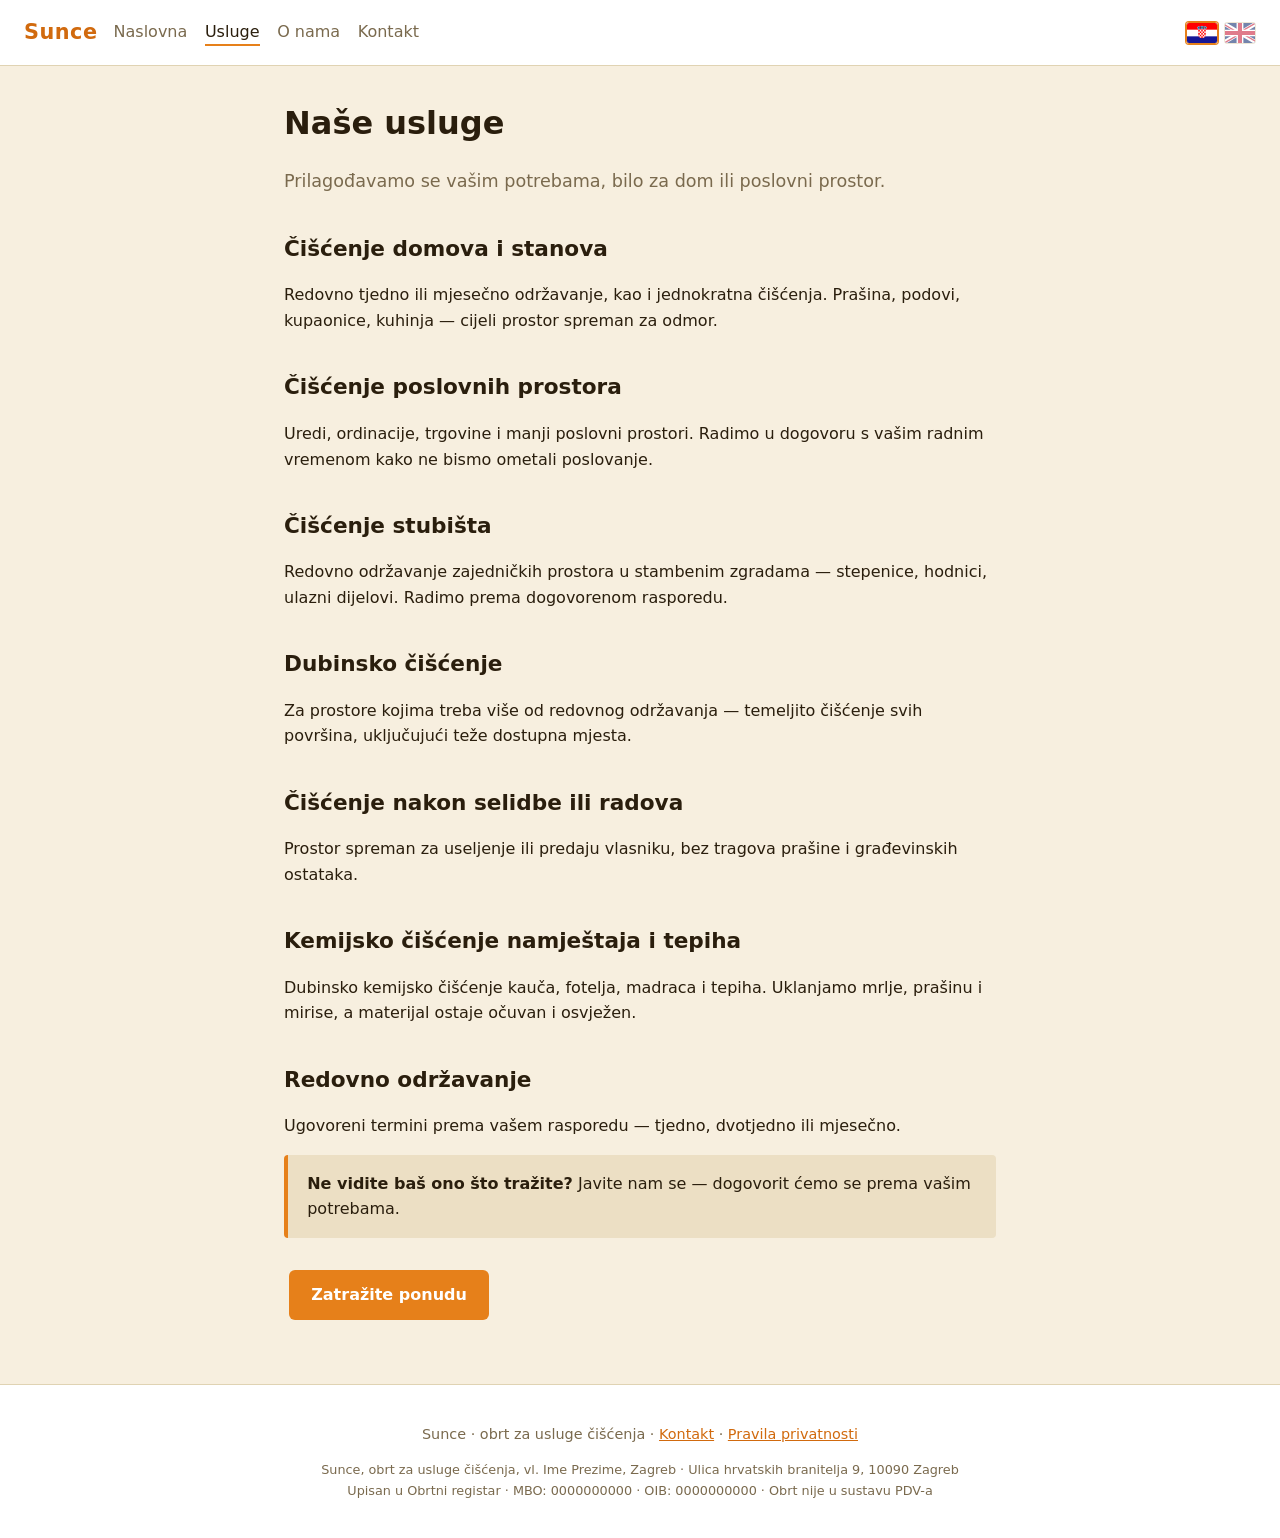
<file: usluge.html>
<!DOCTYPE html>
<html lang="hr">
<head>
  <meta charset="UTF-8">
  <meta name="viewport" content="width=device-width, initial-scale=1.0">
  <title>Usluge — Sunce</title>
  <!--
    Open Graph & Twitter Card tags — control how this page looks when
    shared in WhatsApp, iMessage, Facebook, Slack, Discord, LinkedIn, etc.
    When the CARNet .hr domain is live, find-and-replace
    "https://ormariookolis.github.io/sunce/" with "https://sunce.hr/"
    across all files.
  -->
  <meta property="og:type" content="website">
  <meta property="og:site_name" content="Sunce">
  <meta property="og:locale" content="hr_HR">
  <meta property="og:url" content="https://ormariookolis.github.io/sunce/usluge.html">
  <meta property="og:title" content="Usluge — Sunce">
  <meta property="og:description" content="Redovno i dubinsko čišćenje, kemijsko čišćenje namještaja i tepiha, čišćenje stubišta i nakon selidbe.">
  <meta property="og:image" content="https://ormariookolis.github.io/sunce/img/og-preview.png">
  <meta property="og:image:width" content="1200">
  <meta property="og:image:height" content="630">
  <meta property="og:image:alt" content="Sunce — obrt za usluge čišćenja">
  <meta name="twitter:card" content="summary_large_image">
  <meta name="twitter:title" content="Usluge — Sunce">
  <meta name="twitter:description" content="Redovno i dubinsko čišćenje, kemijsko čišćenje namještaja i tepiha, čišćenje stubišta i nakon selidbe.">
  <meta name="twitter:image" content="https://ormariookolis.github.io/sunce/img/og-preview.png">
  <!-- Standard meta description (for Google search results & other bots) -->
  <meta name="description" content="Redovno i dubinsko čišćenje, kemijsko čišćenje namještaja i tepiha, čišćenje stubišta i nakon selidbe.">
  <link rel="icon" href="img/favicon.svg" type="image/svg+xml">
  <link rel="stylesheet" href="style.css">
</head>
<body>

  <header>
    <div class="logo">Sunce</div>
    <nav class="main">
      <a href="index.html">Naslovna</a>
      <a href="usluge.html" class="active">Usluge</a>
      <a href="o-nama.html">O nama</a>
      <a href="kontakt.html">Kontakt</a>
    </nav>
    <div class="lang">
      <!-- HR active on this page; EN link points to the ENGLISH USLUGE page -->
      <a href="usluge.html"    class="active" title="Hrvatski"><img src="img/hr.svg" alt="Hrvatski"></a>
      <a href="en/services.html"                title="English"><img src="img/gb.svg" alt="English"></a>
    </div>
  </header>

  <section class="page">
    <h1>Naše usluge</h1>
    <p class="lead">Prilagođavamo se vašim potrebama, bilo za dom ili poslovni prostor.</p>

    <h2>Čišćenje domova i stanova</h2>
    <p>Redovno tjedno ili mjesečno održavanje, kao i jednokratna čišćenja. Prašina, podovi, kupaonice, kuhinja — cijeli prostor spreman za odmor.</p>

    <h2>Čišćenje poslovnih prostora</h2>
    <p>Uredi, ordinacije, trgovine i manji poslovni prostori. Radimo u dogovoru s vašim radnim vremenom kako ne bismo ometali poslovanje.</p>

    <h2>Čišćenje stubišta</h2>
    <p>Redovno održavanje zajedničkih prostora u stambenim zgradama — stepenice, hodnici, ulazni dijelovi. Radimo prema dogovorenom rasporedu.</p>

    <h2>Dubinsko čišćenje</h2>
    <p>Za prostore kojima treba više od redovnog održavanja — temeljito čišćenje svih površina, uključujući teže dostupna mjesta.</p>

    <h2>Čišćenje nakon selidbe ili radova</h2>
    <p>Prostor spreman za useljenje ili predaju vlasniku, bez tragova prašine i građevinskih ostataka.</p>

    <h2>Kemijsko čišćenje namještaja i tepiha</h2>
    <p>Dubinsko kemijsko čišćenje kauča, fotelja, madraca i tepiha. Uklanjamo mrlje, prašinu i mirise, a materijal ostaje očuvan i osvježen.</p>

    <h2>Redovno održavanje</h2>
    <p>Ugovoreni termini prema vašem rasporedu — tjedno, dvotjedno ili mjesečno.</p>

    <div class="callout">
      <strong>Ne vidite baš ono što tražite?</strong> Javite nam se — dogovorit ćemo se prema vašim potrebama.
    </div>

    <p><a href="kontakt.html" class="button">Zatražite ponudu</a></p>
  </section>

  <footer>
    <p>Sunce · obrt za usluge čišćenja · <a href="kontakt.html">Kontakt</a> · <a href="pravila-privatnosti.html">Pravila privatnosti</a></p>
    <p class="legal">Sunce, obrt za usluge čišćenja, vl. Ime Prezime, Zagreb · Ulica hrvatskih branitelja 9, 10090 Zagreb<br>
    Upisan u Obrtni registar · MBO: 0000000000 · OIB: 0000000000 · Obrt nije u sustavu PDV-a</p>
  </footer>

</body>
</html>
</file>
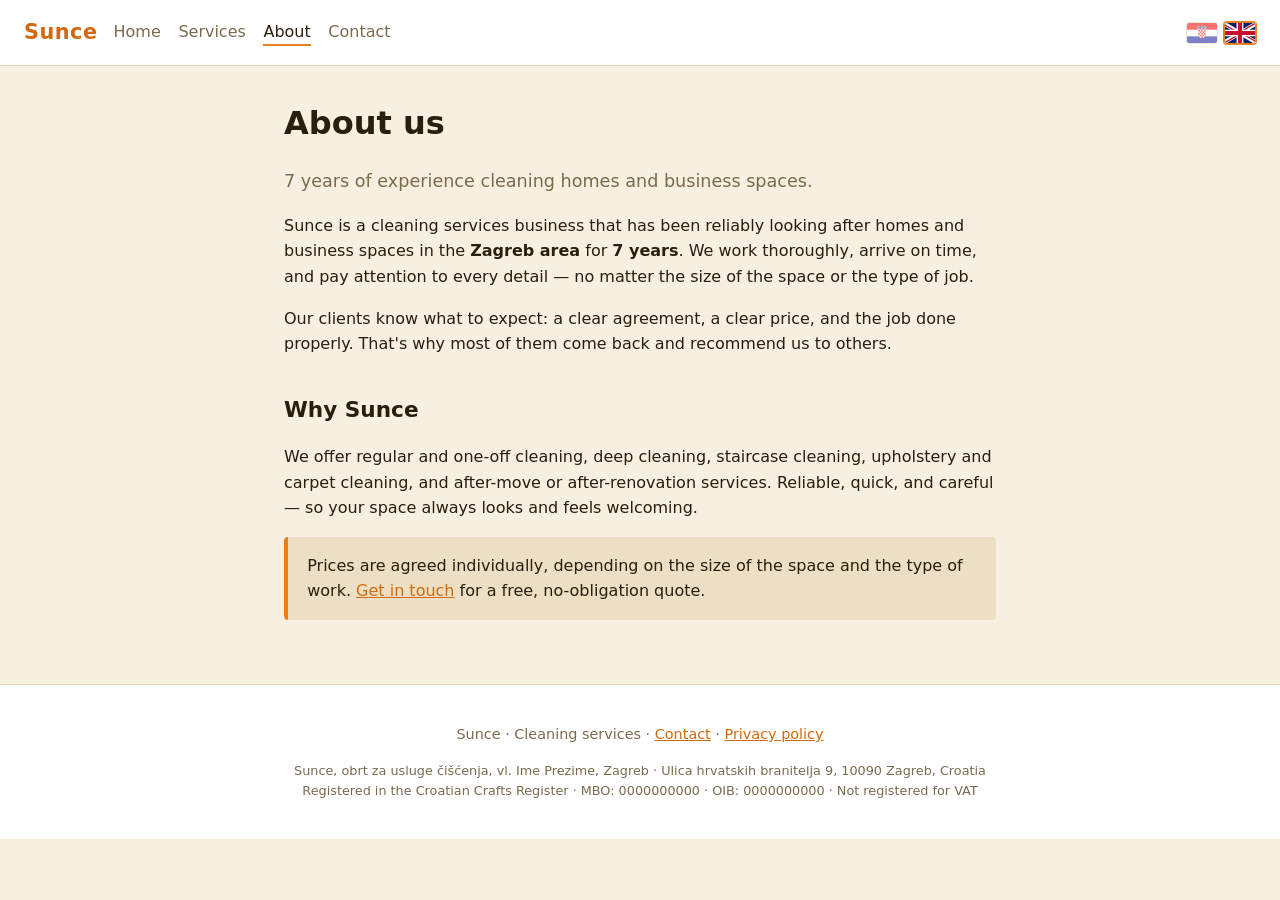
<file: en/about.html>
<!DOCTYPE html>
<html lang="en">
<head>
  <meta charset="UTF-8">
  <meta name="viewport" content="width=device-width, initial-scale=1.0">
  <title>About — Sunce</title>
  <!--
    Open Graph & Twitter Card tags — control how this page looks when
    shared in WhatsApp, iMessage, Facebook, Slack, Discord, LinkedIn, etc.
    When the CARNet .hr domain is live, find-and-replace
    "https://ormariookolis.github.io/sunce/" with "https://sunce.hr/"
    across all files.
  -->
  <meta property="og:type" content="website">
  <meta property="og:site_name" content="Sunce">
  <meta property="og:locale" content="en_GB">
  <meta property="og:url" content="https://ormariookolis.github.io/sunce/en/about.html">
  <meta property="og:title" content="About — Sunce">
  <meta property="og:description" content="7 years of experience cleaning homes and business spaces across the Zagreb area.">
  <meta property="og:image" content="https://ormariookolis.github.io/sunce/img/og-preview.png">
  <meta property="og:image:width" content="1200">
  <meta property="og:image:height" content="630">
  <meta property="og:image:alt" content="Sunce — Cleaning services">
  <meta name="twitter:card" content="summary_large_image">
  <meta name="twitter:title" content="About — Sunce">
  <meta name="twitter:description" content="7 years of experience cleaning homes and business spaces across the Zagreb area.">
  <meta name="twitter:image" content="https://ormariookolis.github.io/sunce/img/og-preview.png">
  <!-- Standard meta description (for Google search results & other bots) -->
  <meta name="description" content="7 years of experience cleaning homes and business spaces across the Zagreb area.">
  <link rel="icon" href="../img/favicon.svg" type="image/svg+xml">
  <link rel="stylesheet" href="../style.css">
</head>
<body>

  <header>
    <div class="logo">Sunce</div>
    <nav class="main">
      <a href="index.html">Home</a>
      <a href="services.html">Services</a>
      <a href="about.html" class="active">About</a>
      <a href="contact.html">Contact</a>
    </nav>
    <div class="lang">
      <a href="../o-nama.html"            title="Hrvatski"><img src="../img/hr.svg" alt="Hrvatski"></a>
      <a href="about.html" class="active" title="English"><img src="../img/gb.svg" alt="English"></a>
    </div>
  </header>

  <section class="page">
    <h1>About us</h1>
    <p class="lead">7 years of experience cleaning homes and business spaces.</p>

    <p>
      Sunce is a cleaning services business that has been reliably looking
      after homes and business spaces in the <strong>Zagreb area</strong>
      for <strong>7 years</strong>. We work thoroughly, arrive on time,
      and pay attention to every detail — no matter the size of the space
      or the type of job.
    </p>

    <p>
      Our clients know what to expect: a clear agreement, a clear price,
      and the job done properly. That's why most of them come back and
      recommend us to others.
    </p>

    <h2>Why Sunce</h2>
    <p>
      We offer regular and one-off cleaning, deep cleaning, staircase
      cleaning, upholstery and carpet cleaning, and after-move or
      after-renovation services. Reliable, quick, and careful — so your
      space always looks and feels welcoming.
    </p>

    <div class="callout">
      Prices are agreed individually, depending on the size of the space and
      the type of work. <a href="contact.html">Get in touch</a> for a free,
      no-obligation quote.
    </div>
  </section>

  <footer>
    <p>Sunce · Cleaning services · <a href="contact.html">Contact</a> · <a href="privacy.html">Privacy policy</a></p>
    <p class="legal">Sunce, obrt za usluge čišćenja, vl. Ime Prezime, Zagreb · Ulica hrvatskih branitelja 9, 10090 Zagreb, Croatia<br>
    Registered in the Croatian Crafts Register · MBO: 0000000000 · OIB: 0000000000 · Not registered for VAT</p>
  </footer>

</body>
</html>
</file>
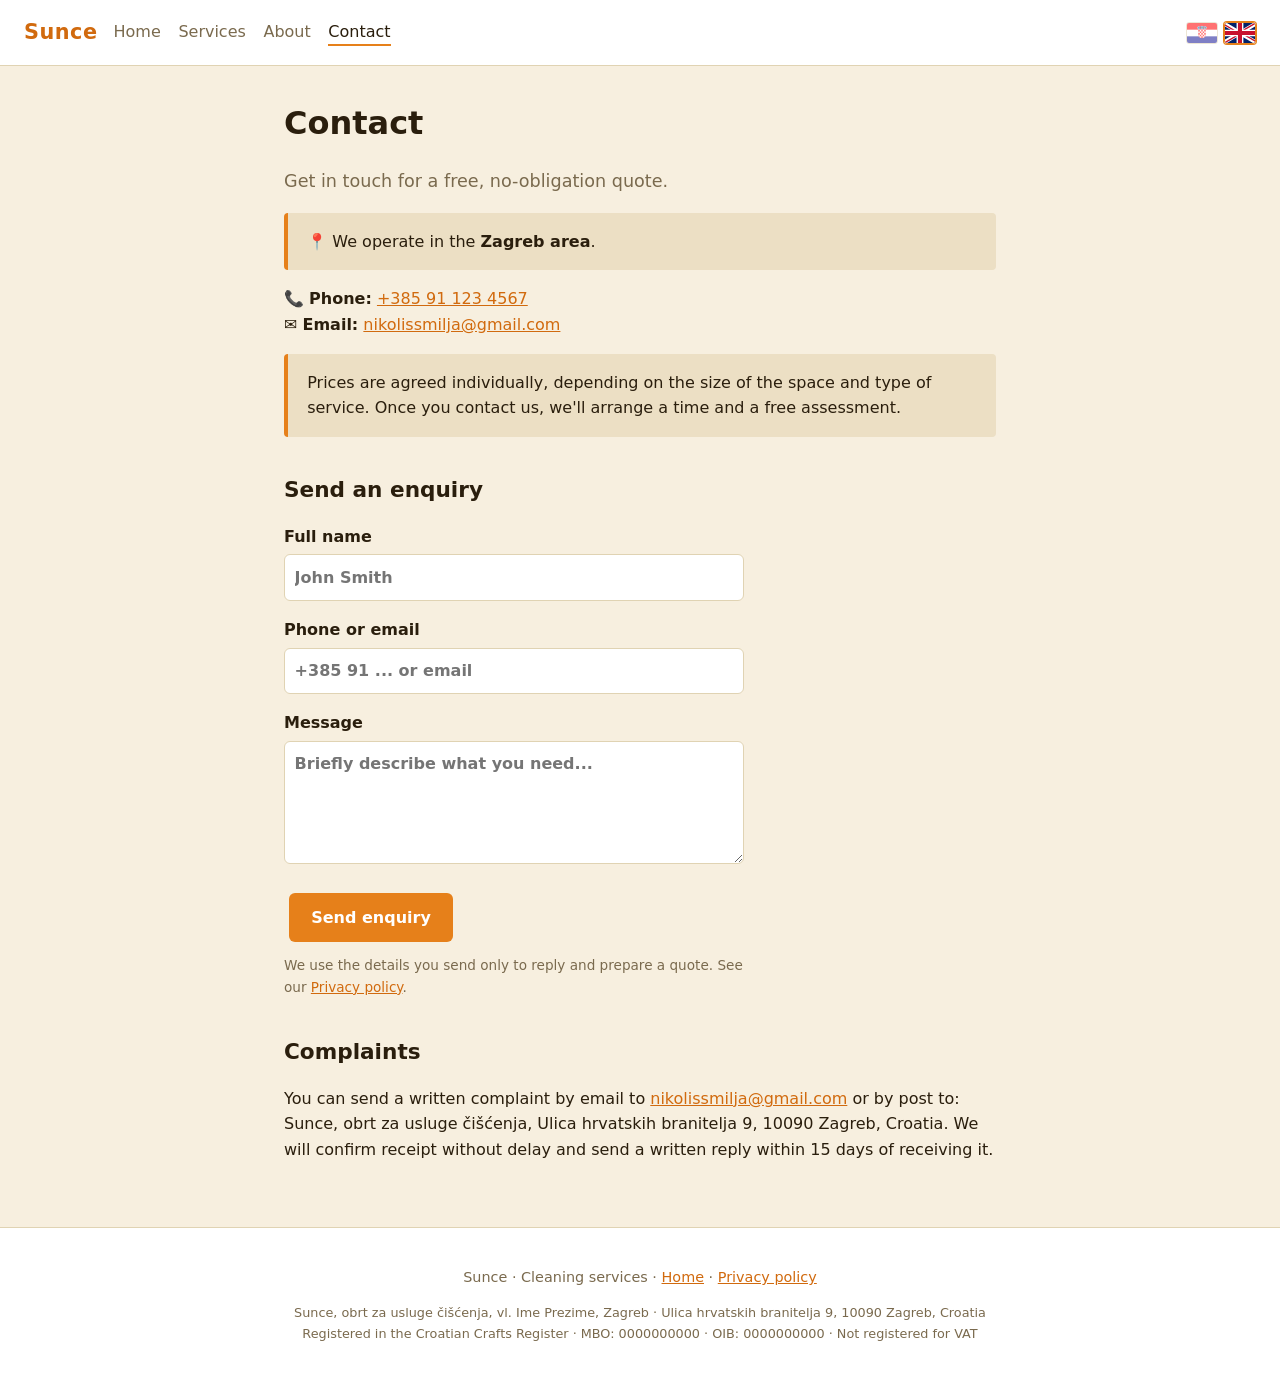
<file: en/contact.html>
<!DOCTYPE html>
<html lang="en">
<head>
  <meta charset="UTF-8">
  <meta name="viewport" content="width=device-width, initial-scale=1.0">
  <title>Contact — Sunce</title>
  <!--
    Open Graph & Twitter Card tags — control how this page looks when
    shared in WhatsApp, iMessage, Facebook, Slack, Discord, LinkedIn, etc.
    When the CARNet .hr domain is live, find-and-replace
    "https://ormariookolis.github.io/sunce/" with "https://sunce.hr/"
    across all files.
  -->
  <meta property="og:type" content="website">
  <meta property="og:site_name" content="Sunce">
  <meta property="og:locale" content="en_GB">
  <meta property="og:url" content="https://ormariookolis.github.io/sunce/en/contact.html">
  <meta property="og:title" content="Contact — Sunce">
  <meta property="og:description" content="Get in touch for a free, no-obligation quote. We operate in the Zagreb area.">
  <meta property="og:image" content="https://ormariookolis.github.io/sunce/img/og-preview.png">
  <meta property="og:image:width" content="1200">
  <meta property="og:image:height" content="630">
  <meta property="og:image:alt" content="Sunce — Cleaning services">
  <meta name="twitter:card" content="summary_large_image">
  <meta name="twitter:title" content="Contact — Sunce">
  <meta name="twitter:description" content="Get in touch for a free, no-obligation quote. We operate in the Zagreb area.">
  <meta name="twitter:image" content="https://ormariookolis.github.io/sunce/img/og-preview.png">
  <!-- Standard meta description (for Google search results & other bots) -->
  <meta name="description" content="Get in touch for a free, no-obligation quote. We operate in the Zagreb area.">
  <link rel="icon" href="../img/favicon.svg" type="image/svg+xml">
  <link rel="stylesheet" href="../style.css">
</head>
<body>

  <header>
    <div class="logo">Sunce</div>
    <nav class="main">
      <a href="index.html">Home</a>
      <a href="services.html">Services</a>
      <a href="about.html">About</a>
      <a href="contact.html" class="active">Contact</a>
    </nav>
    <div class="lang">
      <a href="../kontakt.html"             title="Hrvatski"><img src="../img/hr.svg" alt="Hrvatski"></a>
      <a href="contact.html" class="active" title="English"><img src="../img/gb.svg" alt="English"></a>
    </div>
  </header>

  <section class="page">
    <h1>Contact</h1>
    <p class="lead">Get in touch for a free, no-obligation quote.</p>

    <div class="callout">
      📍 We operate in the <strong>Zagreb area</strong>.
    </div>

    <p>
      📞 <strong>Phone:</strong> <a href="tel:+385911234567">+385 91 123 4567</a><br>
      ✉️ <strong>Email:</strong> <a href="mailto:nikolissmilja@gmail.com?subject=Quote%20request">nikolissmilja@gmail.com</a>
    </p>

    <div class="callout">
      Prices are agreed individually, depending on the size of the space and
      type of service. Once you contact us, we'll arrange a time and a free
      assessment.
    </div>

    <h2>Send an enquiry</h2>
    <!--
      Form is wired to Formspark (formspark.io) — data is stored in the EU (AWS Ireland).
      After a successful send, the visitor is redirected to thanks.html.
      _append=false stops Formspark adding the submitted fields to the redirect URL.
    -->
    <form action="https://submit-form.com/K2wH6BBwN" method="POST">
      <input type="hidden" name="_redirect" value="https://ormariookolis.github.io/sunce/en/thanks.html">
      <input type="hidden" name="_append" value="false">
      <input type="checkbox" name="_honeypot" style="display:none" tabindex="-1" autocomplete="off">

      <label>Full name
        <input type="text" name="name" placeholder="John Smith" required>
      </label>
      <label>Phone or email
        <input type="text" name="contact" placeholder="+385 91 ... or email" required>
      </label>
      <label>Message
        <textarea name="message" rows="4" placeholder="Briefly describe what you need..." required></textarea>
      </label>
      <button type="submit" class="button">Send enquiry</button>
      <p class="form-note">We use the details you send only to reply and prepare a quote. See our <a href="privacy.html">Privacy policy</a>.</p>
    </form>

    <h2>Complaints</h2>
    <p>
      You can send a written complaint by email to
      <a href="mailto:nikolissmilja@gmail.com?subject=Complaint">nikolissmilja@gmail.com</a>
      or by post to: Sunce, obrt za usluge čišćenja, Ulica hrvatskih branitelja 9, 10090 Zagreb, Croatia.
      We will confirm receipt without delay and send a written reply within 15 days of receiving it.
    </p>
  </section>

  <footer>
    <p>Sunce · Cleaning services · <a href="index.html">Home</a> · <a href="privacy.html">Privacy policy</a></p>
    <p class="legal">Sunce, obrt za usluge čišćenja, vl. Ime Prezime, Zagreb · Ulica hrvatskih branitelja 9, 10090 Zagreb, Croatia<br>
    Registered in the Croatian Crafts Register · MBO: 0000000000 · OIB: 0000000000 · Not registered for VAT</p>
  </footer>

  <!--
    When a visitor arrives from a service card (e.g. contact.html?service=Homes%20%26%20apartments),
    this small script reads "service" from the URL and pre-fills the "Message" field
    with "Quote request — <service>. " (cursor is placed at the end so they can keep typing).
    If the URL has no ?service=... , nothing happens and the form looks normal.
  -->
  <script>
    (function () {
      const params = new URLSearchParams(window.location.search);
      const service = params.get('service');
      if (!service) return;
      const textarea = document.querySelector('textarea[name="message"]');
      if (!textarea) return;
      textarea.value = 'Quote request — ' + service + '. ';
      textarea.focus();
      // move cursor to end
      textarea.setSelectionRange(textarea.value.length, textarea.value.length);
    })();
  </script>

</body>
</html>
</file>
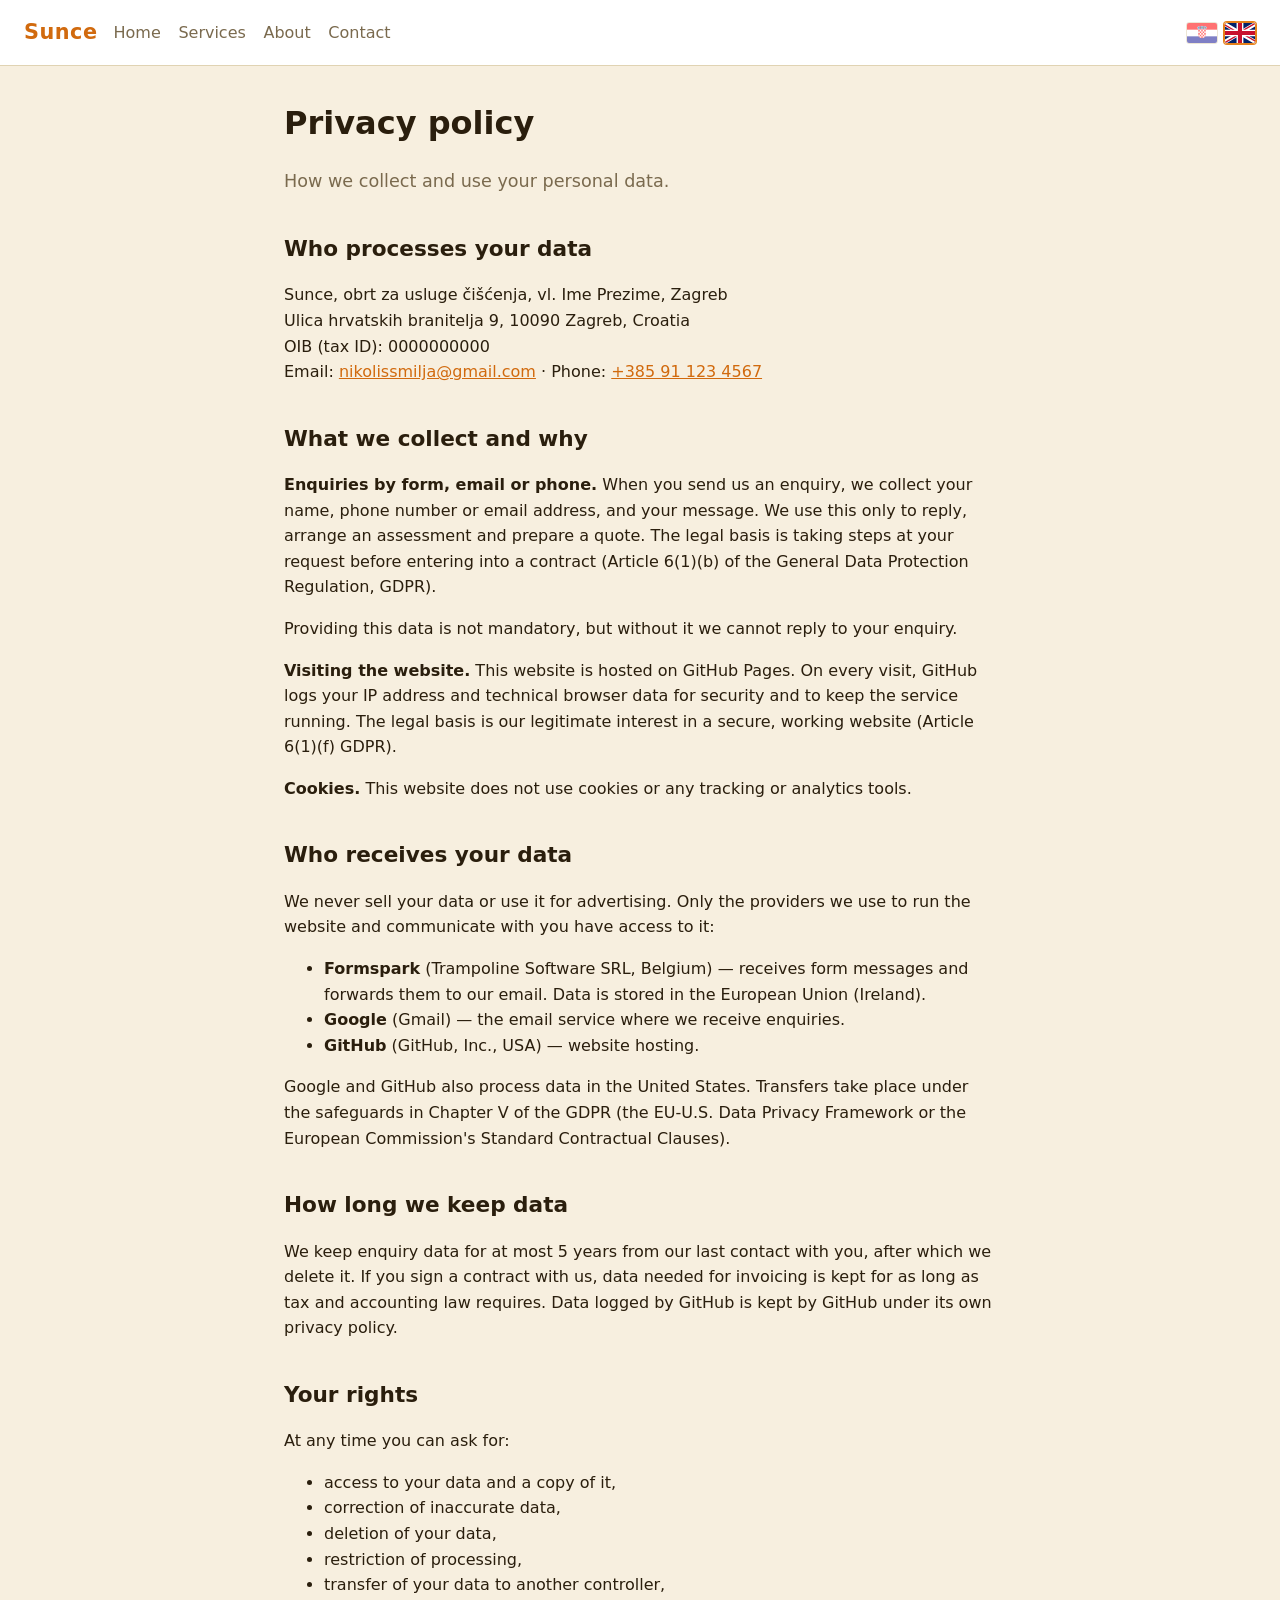
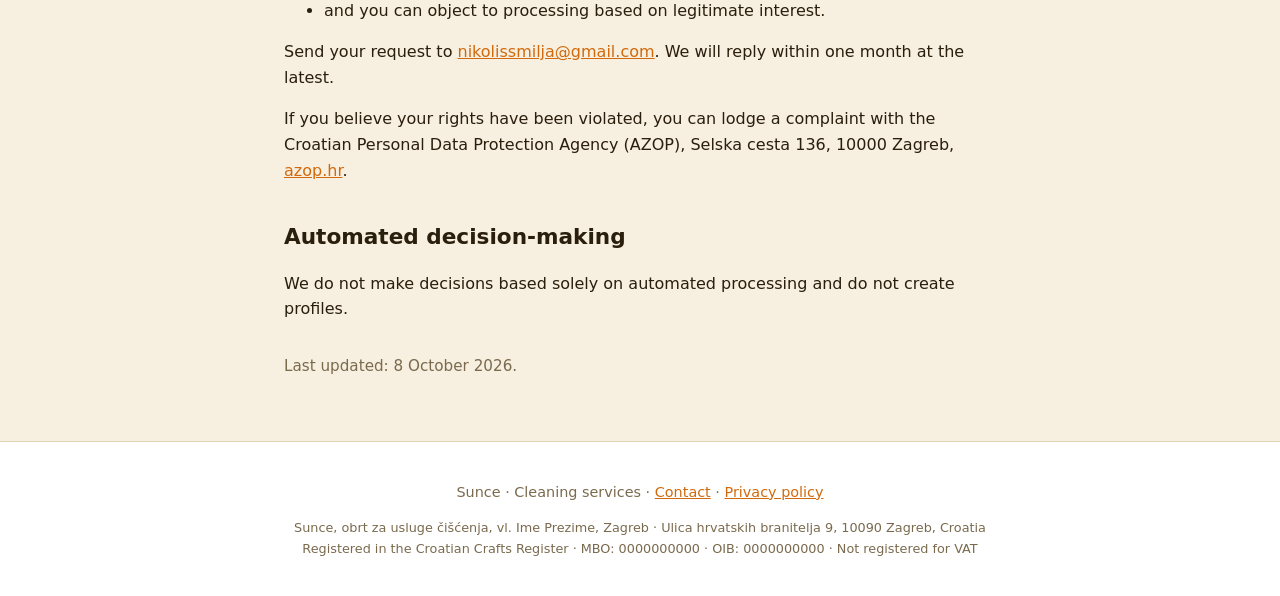
<file: en/privacy.html>
<!DOCTYPE html>
<!--
  en/privacy.html — English version of pravila-privatnosti.html.
  Keep both in sync.
-->
<html lang="en">
<head>
  <meta charset="UTF-8">
  <meta name="viewport" content="width=device-width, initial-scale=1.0">
  <title>Privacy policy — Sunce</title>
  <meta name="description" content="How Sunce cleaning services collects and uses personal data.">
  <link rel="icon" href="../img/favicon.svg" type="image/svg+xml">
  <link rel="stylesheet" href="../style.css">
</head>
<body>

  <header>
    <div class="logo">Sunce</div>
    <nav class="main">
      <a href="index.html">Home</a>
      <a href="services.html">Services</a>
      <a href="about.html">About</a>
      <a href="contact.html">Contact</a>
    </nav>
    <div class="lang">
      <a href="../pravila-privatnosti.html"   title="Hrvatski"><img src="../img/hr.svg" alt="Hrvatski"></a>
      <a href="privacy.html" class="active"   title="English"><img src="../img/gb.svg" alt="English"></a>
    </div>
  </header>

  <section class="page">
    <h1>Privacy policy</h1>
    <p class="lead">How we collect and use your personal data.</p>

    <h2>Who processes your data</h2>
    <p>
      Sunce, obrt za usluge čišćenja, vl. Ime Prezime, Zagreb<br>
      Ulica hrvatskih branitelja 9, 10090 Zagreb, Croatia<br>
      OIB (tax ID): 0000000000<br>
      Email: <a href="mailto:nikolissmilja@gmail.com">nikolissmilja@gmail.com</a> · Phone: <a href="tel:+385911234567">+385 91 123 4567</a>
    </p>

    <h2>What we collect and why</h2>
    <p>
      <strong>Enquiries by form, email or phone.</strong>
      When you send us an enquiry, we collect your name, phone number or email address,
      and your message. We use this only to reply, arrange an assessment and prepare a
      quote. The legal basis is taking steps at your request before entering into a
      contract (Article 6(1)(b) of the General Data Protection Regulation, GDPR).
    </p>
    <p>
      Providing this data is not mandatory, but without it we cannot reply to your enquiry.
    </p>
    <p>
      <strong>Visiting the website.</strong>
      This website is hosted on GitHub Pages. On every visit, GitHub logs your IP address
      and technical browser data for security and to keep the service running. The legal
      basis is our legitimate interest in a secure, working website (Article 6(1)(f) GDPR).
    </p>
    <p>
      <strong>Cookies.</strong> This website does not use cookies or any tracking or analytics tools.
    </p>

    <h2>Who receives your data</h2>
    <p>We never sell your data or use it for advertising. Only the providers we use to run the website and communicate with you have access to it:</p>
    <ul>
      <li><strong>Formspark</strong> (Trampoline Software SRL, Belgium) — receives form messages and forwards them to our email. Data is stored in the European Union (Ireland).</li>
      <li><strong>Google</strong> (Gmail) — the email service where we receive enquiries.</li>
      <li><strong>GitHub</strong> (GitHub, Inc., USA) — website hosting.</li>
    </ul>
    <p>
      Google and GitHub also process data in the United States. Transfers take place under the
      safeguards in Chapter V of the GDPR (the EU-U.S. Data Privacy Framework or the
      European Commission's Standard Contractual Clauses).
    </p>

    <h2>How long we keep data</h2>
    <p>
      We keep enquiry data for at most 5 years from our last contact with you, after which
      we delete it. If you sign a contract with us, data needed for invoicing is kept for as
      long as tax and accounting law requires. Data logged by GitHub is kept by GitHub under
      its own privacy policy.
    </p>

    <h2>Your rights</h2>
    <p>At any time you can ask for:</p>
    <ul>
      <li>access to your data and a copy of it,</li>
      <li>correction of inaccurate data,</li>
      <li>deletion of your data,</li>
      <li>restriction of processing,</li>
      <li>transfer of your data to another controller,</li>
      <li>and you can object to processing based on legitimate interest.</li>
    </ul>
    <p>
      Send your request to <a href="mailto:nikolissmilja@gmail.com">nikolissmilja@gmail.com</a>.
      We will reply within one month at the latest.
    </p>
    <p>
      If you believe your rights have been violated, you can lodge a complaint with the
      Croatian Personal Data Protection Agency (AZOP), Selska cesta 136, 10000 Zagreb,
      <a href="https://azop.hr" rel="noopener">azop.hr</a>.
    </p>

    <h2>Automated decision-making</h2>
    <p>We do not make decisions based solely on automated processing and do not create profiles.</p>

    <p class="lead" style="margin-top:2rem; font-size:.95rem;">Last updated: 8 October 2026.</p>
  </section>

  <footer>
    <p>Sunce · Cleaning services · <a href="contact.html">Contact</a> · <a href="privacy.html">Privacy policy</a></p>
    <p class="legal">Sunce, obrt za usluge čišćenja, vl. Ime Prezime, Zagreb · Ulica hrvatskih branitelja 9, 10090 Zagreb, Croatia<br>
    Registered in the Croatian Crafts Register · MBO: 0000000000 · OIB: 0000000000 · Not registered for VAT</p>
  </footer>

</body>
</html>
</file>
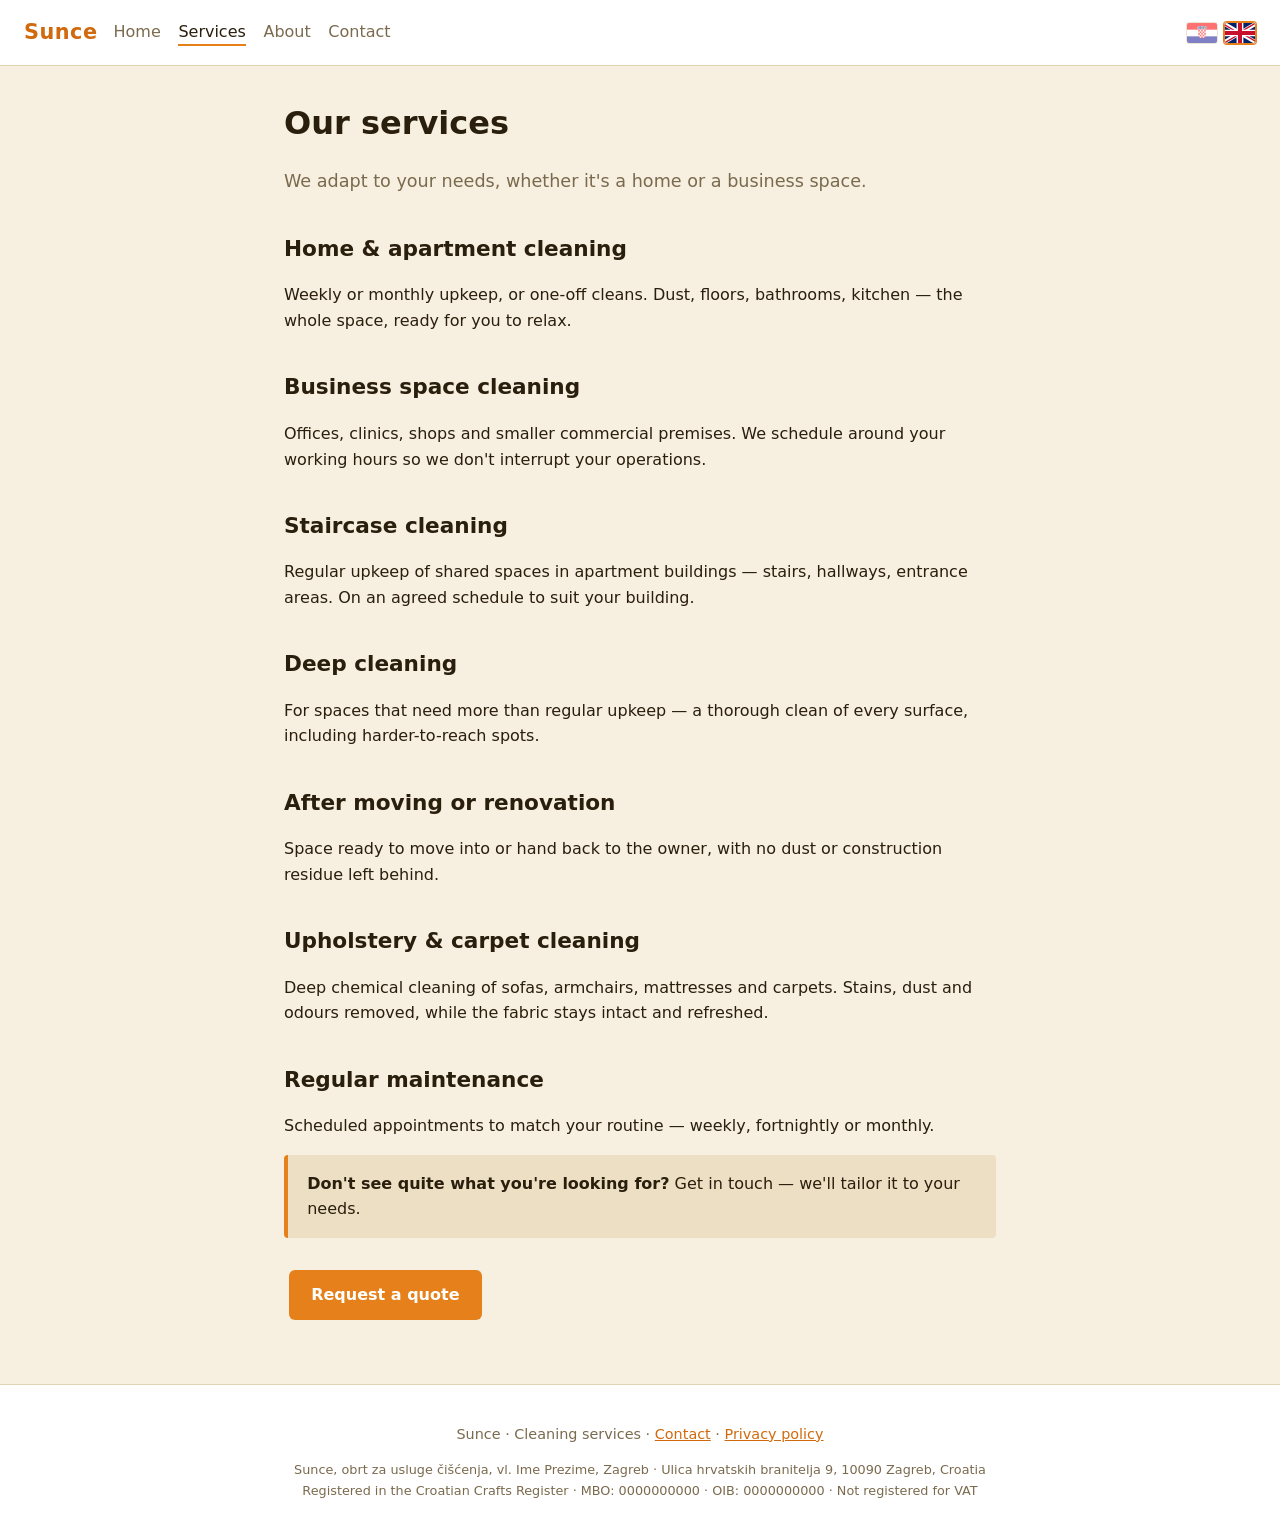
<file: en/services.html>
<!DOCTYPE html>
<html lang="en">
<head>
  <meta charset="UTF-8">
  <meta name="viewport" content="width=device-width, initial-scale=1.0">
  <title>Services — Sunce</title>
  <!--
    Open Graph & Twitter Card tags — control how this page looks when
    shared in WhatsApp, iMessage, Facebook, Slack, Discord, LinkedIn, etc.
    When the CARNet .hr domain is live, find-and-replace
    "https://ormariookolis.github.io/sunce/" with "https://sunce.hr/"
    across all files.
  -->
  <meta property="og:type" content="website">
  <meta property="og:site_name" content="Sunce">
  <meta property="og:locale" content="en_GB">
  <meta property="og:url" content="https://ormariookolis.github.io/sunce/en/services.html">
  <meta property="og:title" content="Services — Sunce">
  <meta property="og:description" content="Regular and deep cleaning, upholstery and carpet cleaning, staircase cleaning, and after-move cleanups.">
  <meta property="og:image" content="https://ormariookolis.github.io/sunce/img/og-preview.png">
  <meta property="og:image:width" content="1200">
  <meta property="og:image:height" content="630">
  <meta property="og:image:alt" content="Sunce — Cleaning services">
  <meta name="twitter:card" content="summary_large_image">
  <meta name="twitter:title" content="Services — Sunce">
  <meta name="twitter:description" content="Regular and deep cleaning, upholstery and carpet cleaning, staircase cleaning, and after-move cleanups.">
  <meta name="twitter:image" content="https://ormariookolis.github.io/sunce/img/og-preview.png">
  <!-- Standard meta description (for Google search results & other bots) -->
  <meta name="description" content="Regular and deep cleaning, upholstery and carpet cleaning, staircase cleaning, and after-move cleanups.">
  <link rel="icon" href="../img/favicon.svg" type="image/svg+xml">
  <link rel="stylesheet" href="../style.css">
</head>
<body>

  <header>
    <div class="logo">Sunce</div>
    <nav class="main">
      <a href="index.html">Home</a>
      <a href="services.html" class="active">Services</a>
      <a href="about.html">About</a>
      <a href="contact.html">Contact</a>
    </nav>
    <div class="lang">
      <!-- HR flag points to the Croatian USLUGE page (up one, then usluge.html) -->
      <a href="../usluge.html"              title="Hrvatski"><img src="../img/hr.svg" alt="Hrvatski"></a>
      <a href="services.html" class="active" title="English"><img src="../img/gb.svg" alt="English"></a>
    </div>
  </header>

  <section class="page">
    <h1>Our services</h1>
    <p class="lead">We adapt to your needs, whether it's a home or a business space.</p>

    <h2>Home &amp; apartment cleaning</h2>
    <p>Weekly or monthly upkeep, or one-off cleans. Dust, floors, bathrooms, kitchen — the whole space, ready for you to relax.</p>

    <h2>Business space cleaning</h2>
    <p>Offices, clinics, shops and smaller commercial premises. We schedule around your working hours so we don't interrupt your operations.</p>

    <h2>Staircase cleaning</h2>
    <p>Regular upkeep of shared spaces in apartment buildings — stairs, hallways, entrance areas. On an agreed schedule to suit your building.</p>

    <h2>Deep cleaning</h2>
    <p>For spaces that need more than regular upkeep — a thorough clean of every surface, including harder-to-reach spots.</p>

    <h2>After moving or renovation</h2>
    <p>Space ready to move into or hand back to the owner, with no dust or construction residue left behind.</p>

    <h2>Upholstery &amp; carpet cleaning</h2>
    <p>Deep chemical cleaning of sofas, armchairs, mattresses and carpets. Stains, dust and odours removed, while the fabric stays intact and refreshed.</p>

    <h2>Regular maintenance</h2>
    <p>Scheduled appointments to match your routine — weekly, fortnightly or monthly.</p>

    <div class="callout">
      <strong>Don't see quite what you're looking for?</strong> Get in touch — we'll tailor it to your needs.
    </div>

    <p><a href="contact.html" class="button">Request a quote</a></p>
  </section>

  <footer>
    <p>Sunce · Cleaning services · <a href="contact.html">Contact</a> · <a href="privacy.html">Privacy policy</a></p>
    <p class="legal">Sunce, obrt za usluge čišćenja, vl. Ime Prezime, Zagreb · Ulica hrvatskih branitelja 9, 10090 Zagreb, Croatia<br>
    Registered in the Croatian Crafts Register · MBO: 0000000000 · OIB: 0000000000 · Not registered for VAT</p>
  </footer>

</body>
</html>
</file>
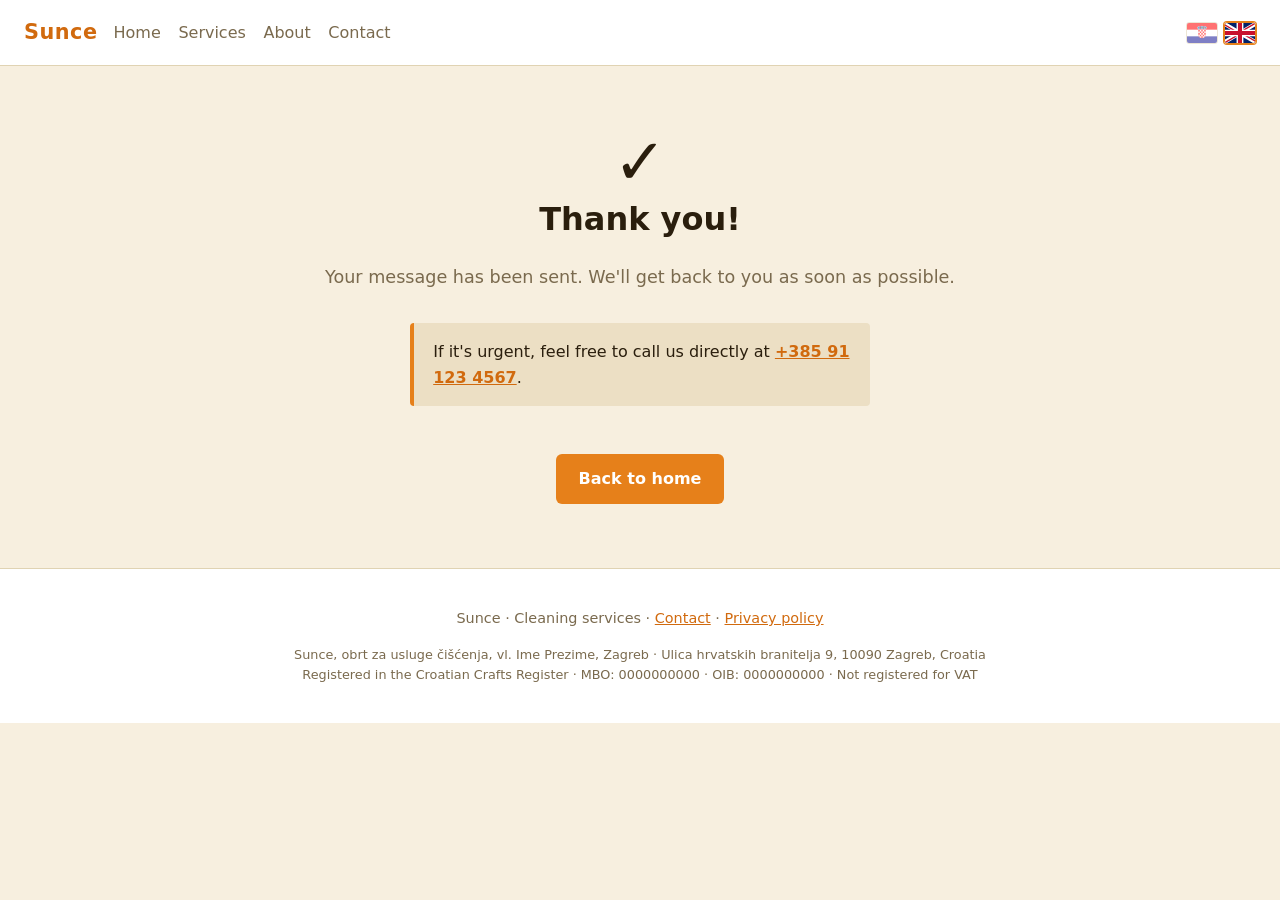
<file: en/thanks.html>
<!DOCTYPE html>
<!--
  thanks.html — confirmation page after form submission.
  User lands here automatically after Formspark receives
  the submission (via the redirect field in the form).
-->
<html lang="en">
<head>
  <meta charset="UTF-8">
  <meta name="viewport" content="width=device-width, initial-scale=1.0">
  <title>Thanks — Sunce</title>
  <link rel="icon" href="../img/favicon.svg" type="image/svg+xml">
  <link rel="stylesheet" href="../style.css">
</head>
<body>

  <header>
    <div class="logo">Sunce</div>
    <nav class="main">
      <a href="index.html">Home</a>
      <a href="services.html">Services</a>
      <a href="about.html">About</a>
      <a href="contact.html">Contact</a>
    </nav>
    <div class="lang">
      <a href="../hvala.html"              title="Hrvatski"><img src="../img/hr.svg" alt="Hrvatski"></a>
      <a href="thanks.html" class="active" title="English"><img src="../img/gb.svg" alt="English"></a>
    </div>
  </header>

  <section class="page" style="text-align:center; padding-top: 4rem;">
    <div style="font-size: 4rem; line-height: 1;">✓</div>
    <h1>Thank you!</h1>
    <p class="lead">Your message has been sent. We'll get back to you as soon as possible.</p>

    <div class="callout" style="text-align:left; max-width: 460px; margin: 2rem auto;">
      If it's urgent, feel free to call us directly at
      <a href="tel:+385911234567"><strong>+385 91 123 4567</strong></a>.
    </div>

    <p style="margin-top: 2rem;">
      <a href="index.html" class="button">Back to home</a>
    </p>
  </section>

  <footer>
    <p>Sunce · Cleaning services · <a href="contact.html">Contact</a> · <a href="privacy.html">Privacy policy</a></p>
    <p class="legal">Sunce, obrt za usluge čišćenja, vl. Ime Prezime, Zagreb · Ulica hrvatskih branitelja 9, 10090 Zagreb, Croatia<br>
    Registered in the Croatian Crafts Register · MBO: 0000000000 · OIB: 0000000000 · Not registered for VAT</p>
  </footer>

</body>
</html>
</file>
<file: style.css>
/*
  Sunce — obrt za usluge čišćenja
  Shared stylesheet used by BOTH the Croatian pages (in root)
  and the English pages (in /en/). Because English pages sit one
  folder deep, they link to this file as "../style.css".
*/

:root {
  --sand:      #f7efdf;   /* main background — warm cream */
  --sand-deep: #ecdfc4;   /* slightly darker cream for panels */
  --ink:       #2a1e0d;   /* dark warm brown-black text */
  --muted:     #7a6a4e;   /* softer text */
  --orange:    #e6801a;   /* main accent — sunset orange */
  --orange-hi: #d16a0e;   /* darker orange on hover */
  --line:      #e0d3b3;   /* subtle borders */
  --panel:     #ffffff;   /* card / white panel */
}

* { box-sizing: border-box; }

body {
  margin: 0;
  font-family: system-ui, -apple-system, Segoe UI, Roboto, sans-serif;
  color: var(--ink);
  background: var(--sand);
  line-height: 1.6;
}

h1 { font-size: 2rem; margin: 0 0 .4em; }
h2 { font-size: 1.35rem; margin: 1.7em 0 .5em; }
a  { color: var(--orange-hi); }

/* ---- Header / nav ---- */
header {
  display: flex;
  align-items: center;
  justify-content: space-between;
  flex-wrap: wrap;
  gap: .5rem 1rem;
  padding: 1rem 1.5rem;
  background: var(--panel);
  border-bottom: 1px solid var(--line);
}
.logo {
  font-weight: 800;
  font-size: 1.3rem;
  letter-spacing: .5px;
  color: var(--orange-hi);
}

/* Middle nav */
nav.main {
  display: flex;
  flex-wrap: wrap;
  gap: .2rem 1.1rem;
}
nav.main a {
  text-decoration: none;
  color: var(--muted);
  font-weight: 500;
  transition: color .3s ease-out, border-color .3s ease-out;
}
nav.main a:hover { color: var(--orange-hi); }
nav.main a.active { color: var(--ink); border-bottom: 2px solid var(--orange); }

/* ---- Language switcher (top-right flag buttons) ---- */
.lang {
  display: flex;
  gap: .4rem;
  margin-left: auto;   /* push to the right */
}
.lang a {
  display: block;
  width: 32px;
  height: 22px;
  border: 1px solid var(--line);
  border-radius: 3px;
  overflow: hidden;   /* clip the flag inside the rounded corners */
  opacity: 0.55;
  transition: opacity .3s ease-out, border-color .3s ease-out, box-shadow .3s ease-out;
}
.lang a:hover  { opacity: 1; }
.lang a.active {
  opacity: 1;
  border-color: var(--orange);
  box-shadow: 0 0 0 1px var(--orange);
}
/* The flag image itself — fill the button, cover so no letterboxing */
.lang img {
  display: block;
  width: 100%;
  height: 100%;
  object-fit: cover;
}

/* ---- Hero ---- */
.hero {
  padding: 4rem 1.5rem 3rem;
  text-align: center;
  max-width: 760px;
  margin: 0 auto;
}
.hero h1 { font-size: 2.5rem; }
.hero .tag { color: var(--orange-hi); font-weight: 600; font-size: 1.15rem; margin-top: .4rem; }
.hero p   { color: var(--muted); font-size: 1.1rem; }

/* ---- Buttons ---- */
.button {
  display: inline-block;
  margin: 1rem .3rem 0;
  padding: .75rem 1.4rem;
  background: var(--orange);
  color: #fff;
  text-decoration: none;
  border-radius: 6px;
  border: none;
  font: inherit;
  font-weight: 600;
  cursor: pointer;
  transition: background .3s ease-out, color .3s ease-out, border-color .3s ease-out;
}
.button:hover { background: var(--orange-hi); }

.button-ghost {
  background: transparent;
  color: var(--orange-hi);
  border: 1px solid var(--orange);
}
.button-ghost:hover { background: rgba(230,128,26,.08); }

/* ---- Cards row (services) ---- */
.cards {
  display: grid;
  grid-template-columns: repeat(auto-fit, minmax(280px, 1fr));
  gap: 1.25rem;
  max-width: 1080px;
  margin: 0 auto;
  padding: 1rem 1.5rem 3rem;
}
.card {
  background: var(--panel);
  border: 1px solid var(--line);
  border-radius: 8px;
  padding: 1.6rem 1.5rem;
  transition: transform .3s ease-out, box-shadow .3s ease-out, border-color .3s ease-out;
}
.card:hover {
  transform: translateY(-3px);
  box-shadow: 0 6px 18px rgba(42, 30, 13, 0.08);
  border-color: var(--sand-deep);
}
.card h2 { margin-top: 0; color: var(--orange-hi); font-size: 1.3rem; }
.card p  { margin: .4rem 0 0; color: var(--muted); font-size: 1.02rem; }

/* "Zatraži ponudu" link at the bottom of each service card.
   Hidden by default; revealed on card hover (desktop).
   On touch devices with no hover, we show it always via the media query below. */
.card-cta {
  display: inline-block;
  margin-top: 1rem;
  color: var(--orange-hi);
  font-weight: 600;
  text-decoration: none;
  font-size: 0.95rem;
  opacity: 0;
  transform: translateY(4px);
  transition: opacity .35s ease-out, transform .35s ease-out;
  pointer-events: none;   /* prevents accidental clicks while invisible */
}
.card-cta::after { content: " →"; }

/* Show it when the whole card (or the link itself) is hovered. */
.card:hover .card-cta,
.card-cta:hover,
.card-cta:focus-visible {
  opacity: 1;
  transform: translateY(0);
  pointer-events: auto;
}
.card-cta:hover { text-decoration: underline; }

/* Touch devices (phones/tablets) have no real hover — always show the link. */
@media (hover: none) {
  .card-cta {
    opacity: 1;
    transform: none;
    pointer-events: auto;
  }
}

/* ---- Generic inner content ---- */
.page {
  max-width: 760px;
  margin: 0 auto;
  padding: 2rem 1.5rem 3rem;
}
.lead { color: var(--muted); font-size: 1.1rem; }

.callout {
  background: var(--sand-deep);
  border-left: 4px solid var(--orange);
  padding: 1rem 1.2rem;
  border-radius: 4px;
  margin: 1rem 0;
}

/* ---- Form ---- */
form { max-width: 460px; }
label { display: block; margin: 1rem 0 .3rem; font-weight: 600; }
input, textarea {
  width: 100%;
  padding: .6rem;
  border: 1px solid var(--line);
  border-radius: 6px;
  font: inherit;
  margin-top: .3rem;
  background: #fff;
  color: var(--ink);
}

/* ---- Footer ---- */
footer {
  border-top: 1px solid var(--line);
  padding: 1.5rem;
  text-align: center;
  background: var(--panel);
  color: var(--muted);
  font-size: .9rem;
}
footer .legal { font-size: .8rem; margin-top: .4rem; }

.form-note { font-size: .85rem; color: var(--muted); margin-top: .8rem; }
</file>
